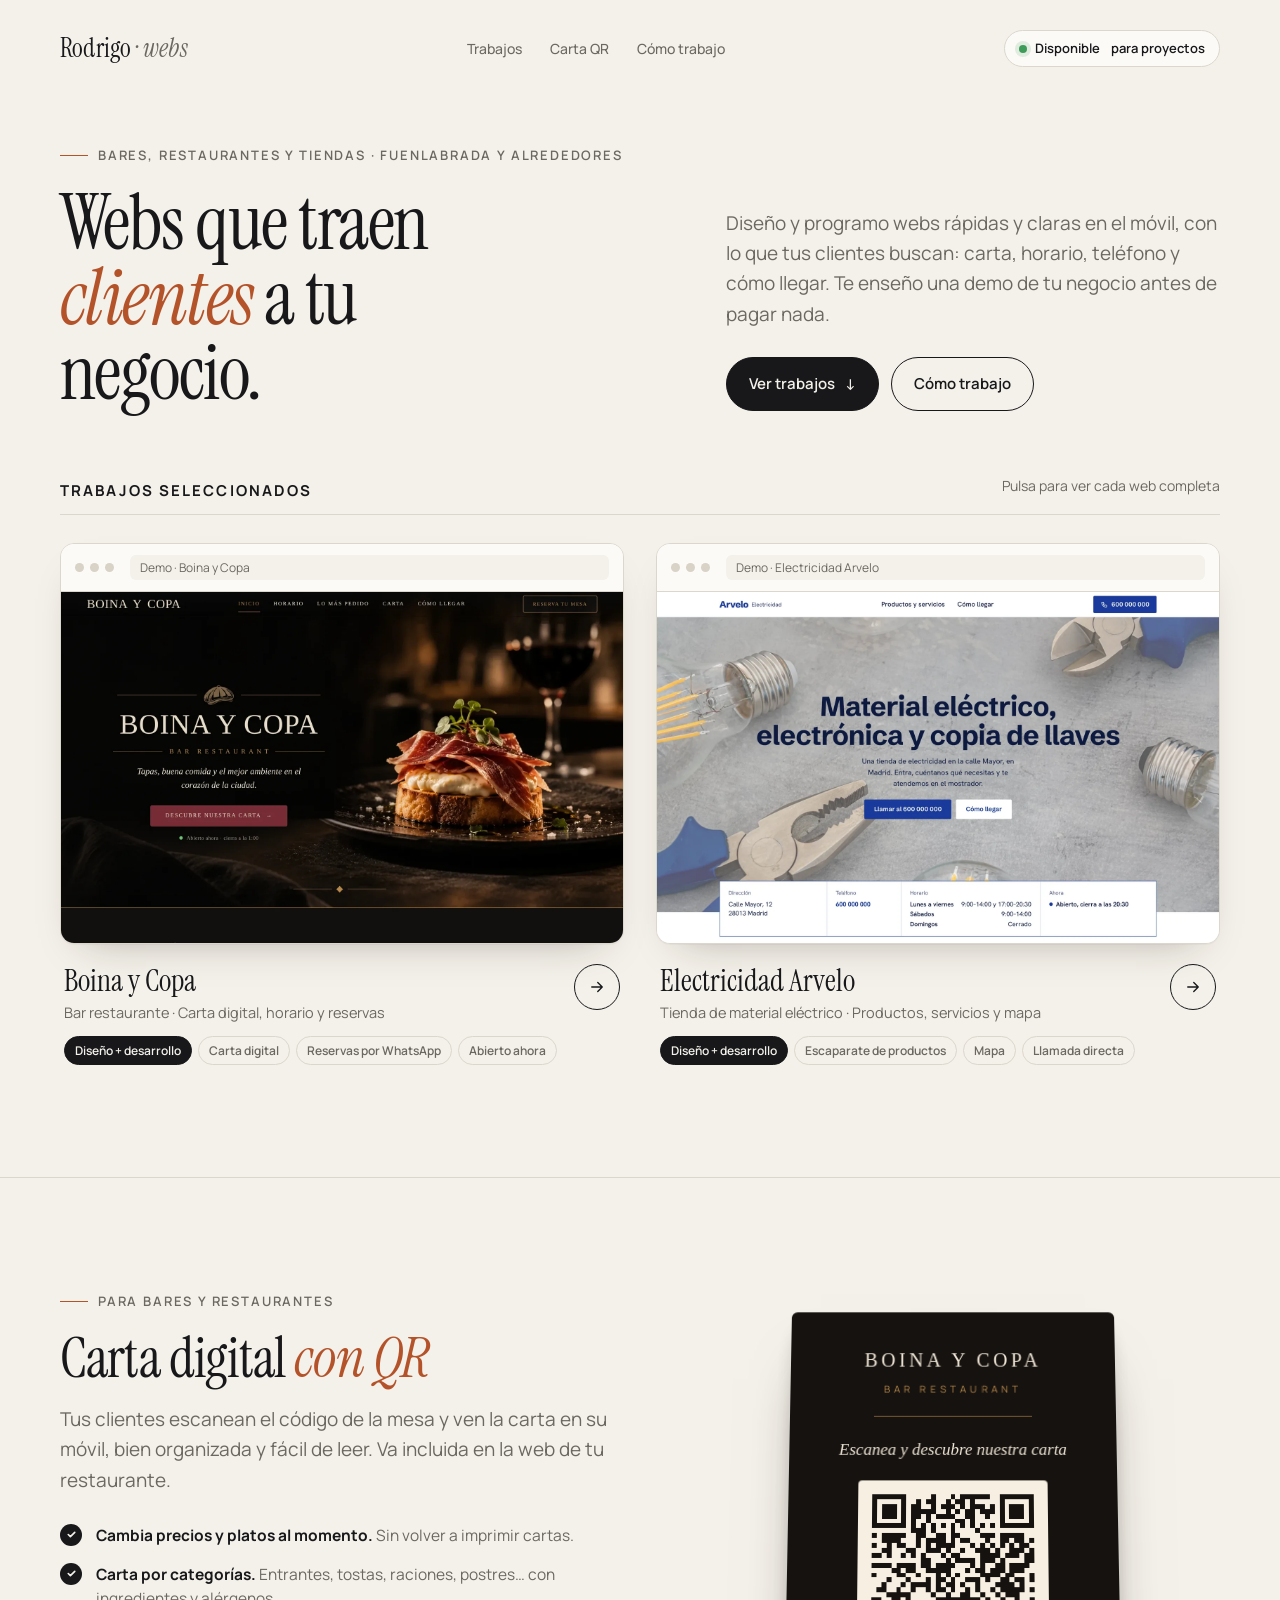
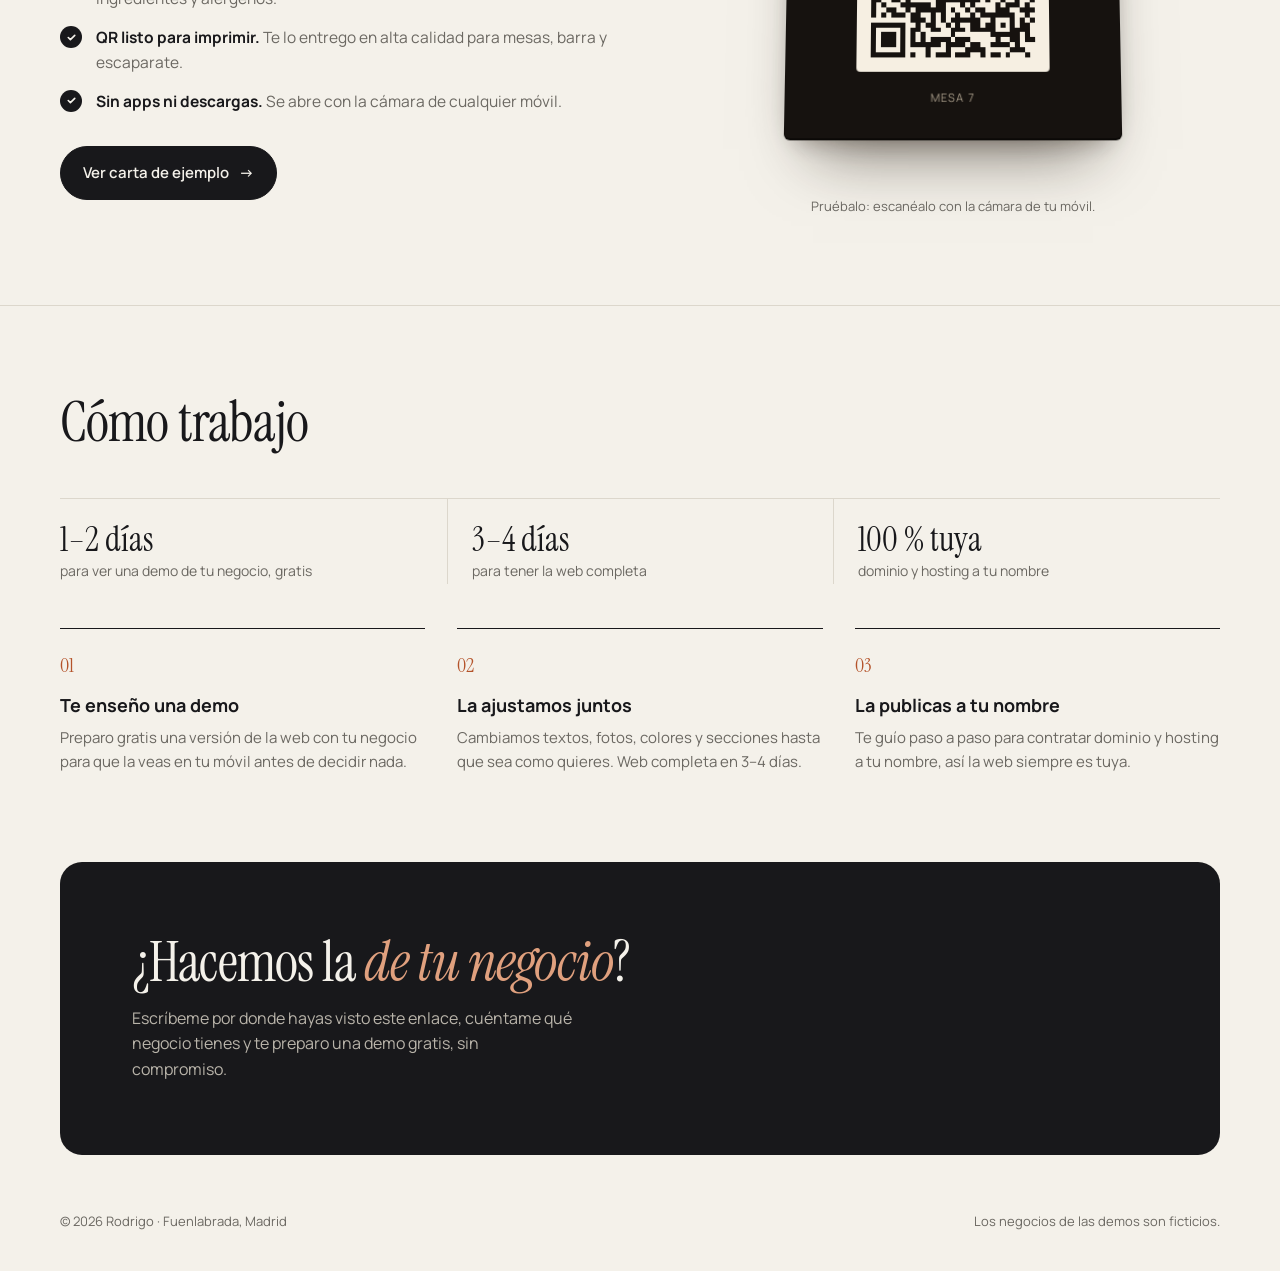
<file: index.html>
<!doctype html>
<html lang="es">
<head>
<meta charset="utf-8">
<meta name="viewport" content="width=device-width, initial-scale=1">
<title>Rodrigo · Webs para negocios locales</title>
<meta name="description" content="Portfolio de webs para bares, restaurantes y tiendas de barrio. Demo gratuita de tu negocio en 1–2 días.">
<meta property="og:title" content="Rodrigo · Webs para negocios locales">
<meta property="og:description" content="Webs rápidas y cuidadas para bares, restaurantes y tiendas. Mira las demos.">
<meta property="og:image" content="img/boina-y-copa.jpg">
<meta name="theme-color" content="#f4f1ea">
<link rel="icon" href="data:image/svg+xml,%3Csvg xmlns='http://www.w3.org/2000/svg' viewBox='0 0 32 32'%3E%3Crect width='32' height='32' rx='7' fill='%2318181b'/%3E%3Ctext x='16' y='22' font-family='Georgia,serif' font-size='18' fill='%23f4f1ea' text-anchor='middle'%3ER%3C/text%3E%3C/svg%3E">
<link rel="preconnect" href="https://fonts.googleapis.com">
<link rel="preconnect" href="https://fonts.gstatic.com" crossorigin>
<link href="https://fonts.googleapis.com/css2?family=Instrument+Serif:ital@0;1&family=Manrope:wght@400;500;600;700&display=swap" rel="stylesheet">
<style>
  :root{
    --bg:#f4f1ea; --paper:#fbfaf6; --ink:#18181b; --muted:#6b6862; --line:#dcd7cc;
    --accent:#b4532a; --radius:14px;
    --serif:"Instrument Serif",Georgia,serif; --sans:"Manrope",system-ui,-apple-system,"Segoe UI",sans-serif;
  }
  *{box-sizing:border-box;margin:0}
  html{scroll-behavior:smooth}
  @media (prefers-reduced-motion:reduce){html{scroll-behavior:auto}}
  body{background:var(--bg);color:var(--ink);font:16px/1.6 var(--sans);-webkit-font-smoothing:antialiased}
  a{color:inherit}
  .wrap{width:min(1160px,100% - 48px);margin-inline:auto}

  /* Cabecera */
  header{padding:28px 0}
  header .wrap{display:flex;align-items:center;justify-content:space-between;gap:16px}
  .brand{font-family:var(--serif);font-size:26px;letter-spacing:.2px;text-decoration:none}
  .brand span{color:var(--muted);font-style:italic}
  .nav{display:flex;gap:28px;font-size:14px;font-weight:500}
  .nav a{text-decoration:none;color:var(--muted);transition:color .2s}
  .nav a:hover{color:var(--ink)}

  /* Portada */
  .avail{display:inline-flex;align-items:center;gap:8px;font-size:13px;font-weight:600;padding:7px 14px;border:1px solid var(--line);border-radius:99px;background:var(--paper)}
  .avail::before{content:"";width:8px;height:8px;border-radius:50%;background:#3f9b5a;box-shadow:0 0 0 4px rgba(63,155,90,.15)}
  .hero{padding:40px 0 8px}
  .hero-grid{display:grid;grid-template-columns:1.25fr 1fr;gap:48px;align-items:end}
  .ctas{display:flex;gap:12px;flex-wrap:wrap;margin-top:28px}
  .cta{display:inline-flex;align-items:center;gap:10px;padding:14px 22px;border-radius:99px;font-weight:600;font-size:15px;text-decoration:none;border:1px solid var(--ink);transition:background .2s,color .2s}
  .cta.dark{background:var(--ink);color:var(--bg)}
  .cta.dark:hover{background:#000}
  .cta:not(.dark):hover{background:var(--ink);color:var(--bg)}
  .eyebrow{display:inline-flex;align-items:center;gap:10px;font-size:13px;font-weight:600;letter-spacing:.14em;text-transform:uppercase;color:var(--muted)}
  .eyebrow::before{content:"";width:28px;height:1px;background:var(--accent)}
  h1{font-family:var(--serif);font-weight:400;font-size:clamp(42px,6vw,82px);line-height:.98;letter-spacing:-.02em;margin:20px 0 0;max-width:14ch}
  h1 em{color:var(--accent)}
  .lead{font-size:clamp(17px,1.6vw,19px);color:var(--muted);max-width:56ch}
  .facts{display:grid;grid-template-columns:repeat(3,minmax(0,1fr));gap:0;margin-top:48px;border-top:1px solid var(--line)}
  .fact{padding:22px 24px 0 0}
  .fact + .fact{padding-left:24px;border-left:1px solid var(--line)}
  .fact b{display:block;font-family:var(--serif);font-weight:400;font-size:34px;line-height:1.1}
  .fact span{font-size:14px;color:var(--muted)}

  /* Trabajos */
  .work{padding:56px 0 40px}
  .section-head{display:flex;justify-content:space-between;align-items:end;gap:24px;margin-bottom:28px;padding-bottom:16px;border-bottom:1px solid var(--line)}
  .section-head h2{font-size:15px;font-family:var(--sans);font-weight:700;letter-spacing:.14em;text-transform:uppercase}
  .section-head span{font-size:14px;color:var(--muted)}
  h2{font-family:var(--serif);font-weight:400;font-size:clamp(36px,4.6vw,56px);line-height:1;letter-spacing:-.015em}
  .section-head p{color:var(--muted);max-width:40ch;font-size:15px}
  .grid{display:grid;grid-template-columns:repeat(2,minmax(0,1fr));gap:40px 32px}

  .card{display:block;text-decoration:none;color:inherit;outline:none}
  .frame{background:var(--paper);border:1px solid var(--line);border-radius:var(--radius);overflow:hidden;
    box-shadow:0 1px 0 rgba(0,0,0,.03),0 18px 40px -24px rgba(40,30,20,.35);
    transition:transform .45s cubic-bezier(.2,.7,.2,1),box-shadow .45s}
  .bar{display:flex;align-items:center;gap:6px;padding:11px 14px;border-bottom:1px solid var(--line);background:var(--paper)}
  .bar i{width:9px;height:9px;border-radius:50%;background:#d9d3c7}
  .bar .url{margin-left:10px;flex:1;font-size:12px;color:var(--muted);background:var(--bg);border-radius:6px;padding:3px 10px;white-space:nowrap;overflow:hidden;text-overflow:ellipsis}
  .shot{aspect-ratio:16/10;overflow:hidden;background:#e9e5dc}
  .shot img{width:100%;height:100%;object-fit:cover;object-position:top;display:block;transition:transform .8s cubic-bezier(.2,.7,.2,1)}
  .meta{display:flex;justify-content:space-between;align-items:start;gap:16px;padding:20px 4px 0}
  .meta h3{font-family:var(--serif);font-weight:400;font-size:30px;line-height:1.1}
  .meta p{color:var(--muted);font-size:14.5px;margin-top:4px}
  .tags{padding:0;display:flex;flex-wrap:wrap;gap:6px;margin-top:12px}
  .tags li.role{background:var(--ink);color:var(--bg);border-color:var(--ink)}
  .tags li{list-style:none;font-size:12px;font-weight:600;padding:4px 10px;border:1px solid var(--line);border-radius:99px;color:var(--muted)}
  .go{flex:none;display:inline-flex;align-items:center;justify-content:center;width:46px;height:46px;border-radius:50%;border:1px solid var(--ink);
    transition:background .25s,color .25s,transform .45s cubic-bezier(.2,.7,.2,1)}
  .go svg{width:18px;height:18px}
  .card:hover .frame,.card:focus-visible .frame{transform:translateY(-6px);box-shadow:0 1px 0 rgba(0,0,0,.03),0 30px 60px -28px rgba(40,30,20,.45)}
  .card:hover .shot img{transform:scale(1.025)}
  .card:hover .go,.card:focus-visible .go{background:var(--ink);color:var(--bg);transform:rotate(-45deg)}
  .card:focus-visible .frame{outline:2px solid var(--accent);outline-offset:4px}
  @media (prefers-reduced-motion:reduce){.frame,.shot img,.go{transition:none}.card:hover .frame{transform:none}.card:hover .shot img{transform:none}}


  /* Carta QR */
  .qrsec{padding:88px 0;border-top:1px solid var(--line);margin-top:72px}
  .qr-grid{display:grid;grid-template-columns:1.05fr 1fr;gap:64px;align-items:center}
  .qrsec h2 em{color:var(--accent)}
  .qrsec .lead{margin-top:18px}
  .ticks{list-style:none;padding:0;margin:28px 0 32px;display:grid;gap:14px}
  .ticks li{display:grid;grid-template-columns:24px 1fr;gap:12px;font-size:15.5px}
  .ticks li::before{content:"";width:22px;height:22px;border-radius:50%;background:var(--ink) url("data:image/svg+xml,%3Csvg xmlns='http://www.w3.org/2000/svg' viewBox='0 0 24 24' fill='none' stroke='%23f4f1ea' stroke-width='3' stroke-linecap='round' stroke-linejoin='round'%3E%3Cpath d='M6 12l4 4 8-8'/%3E%3C/svg%3E") center/13px no-repeat;margin-top:1px}
  .ticks b{font-weight:700}
  .ticks span{color:var(--muted)}
  .stage{position:relative;display:grid;place-items:center;padding:40px 0;
}
  .tent{width:min(330px,100%);background:#16120f;color:#efe6d6;border-radius:6px;padding:34px 32px 30px;text-align:center;
    box-shadow:0 2px 0 #0b0907,0 40px 60px -30px rgba(30,20,10,.6),0 12px 24px -12px rgba(30,20,10,.4);transform:perspective(900px) rotateX(6deg)}
  .tent .tent-name{font-family:Georgia,"Times New Roman",serif;letter-spacing:.18em;font-size:20px}
  .tent .tent-sub{font-size:10px;letter-spacing:.42em;color:#b88a4b;margin-top:6px}
  .tent .tent-rule{height:1px;background:#b88a4b;opacity:.6;margin:20px auto;width:60%}
  .tent .tent-cta{font-family:Georgia,serif;font-style:italic;font-size:17px;margin-bottom:18px}
  .qrbox{background:#f6efe2;color:#16120f;padding:14px;border-radius:4px;width:190px;margin:0 auto;display:block}
  .qr{display:block;width:100%;height:auto}
  .tent .tent-foot{font-size:11px;letter-spacing:.12em;color:#a99d8a;margin-top:16px;text-transform:uppercase}
  .scan-hint{margin-top:22px;font-size:13px;color:var(--muted);text-align:center}
  @media (max-width:860px){.qr-grid{grid-template-columns:1fr;gap:24px}.qrsec{margin-top:48px;padding:64px 0}}

  /* Cómo trabajo */
  .how{padding:88px 0;border-top:1px solid var(--line)}
  .steps{display:grid;grid-template-columns:repeat(3,minmax(0,1fr));gap:32px;margin-top:44px;counter-reset:s}
  .step{padding-top:20px;border-top:1px solid var(--ink)}
  .step::before{counter-increment:s;content:"0" counter(s);font-family:var(--serif);font-size:20px;color:var(--accent)}
  .step h3{font-size:18px;font-weight:700;margin:10px 0 6px}
  .step p{color:var(--muted);font-size:15px}

  /* Contacto */
  .contact{background:var(--ink);color:var(--bg);border-radius:22px;padding:clamp(40px,6vw,72px);margin-bottom:56px}
  .contact h2{color:var(--bg)}
  .contact h2 em{color:#e0a07e}
  .contact p{color:#b9b4aa;margin-top:16px;max-width:44ch}
  .btns{display:flex;flex-direction:column;gap:12px}
  .btn{display:flex;justify-content:space-between;align-items:center;padding:16px 22px;border-radius:12px;text-decoration:none;font-weight:600;font-size:15px;
    border:1px solid #3a3a3f;transition:background .2s,border-color .2s}
  .btn:hover{background:#26262a;border-color:#55555c}
  .btn.primary{background:var(--bg);color:var(--ink);border-color:var(--bg)}
  .btn.primary:hover{background:#fff}

  footer{padding:0 0 40px;color:var(--muted);font-size:13px}
  footer .wrap{display:flex;justify-content:space-between;gap:16px;flex-wrap:wrap}

  @media (max-width:860px){
    .grid{grid-template-columns:1fr;gap:48px}
    .steps{grid-template-columns:1fr;gap:28px}
    .contact{grid-template-columns:1fr}
    .section-head{flex-direction:column;align-items:start}
    .nav{display:none}
    .hero-grid{grid-template-columns:1fr;gap:20px}
  }
  @media (max-width:560px){
    .wrap{width:calc(100% - 36px)}
    .hero{padding:44px 0 60px}
    .facts{grid-template-columns:1fr}
    .avail{font-size:12px;padding:6px 11px}
    .avail-long{display:none}
    .brand{font-size:23px;white-space:nowrap}
    .work{padding-top:40px}
    .fact,.fact + .fact{padding:18px 0;border-left:0;border-bottom:1px solid var(--line)}
    .work{padding-top:64px}
    .meta h3{font-size:26px}
  }
</style>
</head>
<body>

<header>
  <div class="wrap">
    <a class="brand" href="#">Rodrigo <span>· webs</span></a>
    <nav class="nav" aria-label="Secciones">
      <a href="#trabajos">Trabajos</a>
      <a href="#carta-qr">Carta QR</a>
      <a href="#como-trabajo">Cómo trabajo</a>
    </nav>
    <span class="avail">Disponible<span class="avail-long">&nbsp;para proyectos</span></span>
  </div>
</header>

<main>
  <section class="hero">
    <div class="wrap">
      <span class="eyebrow">Bares, restaurantes y tiendas · Fuenlabrada y alrededores</span>
      <div class="hero-grid">
        <h1>Webs que traen <em>clientes</em> a tu negocio.</h1>
        <div>
          <p class="lead">Diseño y programo webs rápidas y claras en el móvil, con lo que tus clientes buscan: carta, horario, teléfono y cómo llegar. Te enseño una demo de tu negocio antes de pagar nada.</p>
          <div class="ctas">
            <a class="cta dark" href="#trabajos">Ver trabajos <span aria-hidden="true">↓</span></a>
            <a class="cta" href="#como-trabajo">Cómo trabajo</a>
          </div>
        </div>
      </div>
    </div>
  </section>

  <section class="work" id="trabajos">
    <div class="wrap">
      <div class="section-head">
        <h2>Trabajos seleccionados</h2>
        <span>Pulsa para ver cada web completa</span>
      </div>

      <div class="grid">
        <a class="card" href="boina-y-copa/">
          <div class="frame">
            <div class="bar" aria-hidden="true"><i></i><i></i><i></i><span class="url">Demo · Boina y Copa</span></div>
            <div class="shot">
              <picture>
                <source srcset="img/boina-y-copa.webp" type="image/webp">
                <img src="img/boina-y-copa.jpg" alt="Portada de la web del bar restaurante Boina y Copa" width="1600" height="1000" fetchpriority="high">
              </picture>
            </div>
          </div>
          <div class="meta">
            <div>
              <h3>Boina y Copa</h3>
              <p>Bar restaurante · Carta digital, horario y reservas</p>
              <ul class="tags"><li class="role">Diseño + desarrollo</li><li>Carta digital</li><li>Reservas por WhatsApp</li><li>Abierto ahora</li></ul>
            </div>
            <span class="go" aria-hidden="true"><svg viewBox="0 0 24 24" fill="none" stroke="currentColor" stroke-width="1.8" stroke-linecap="round" stroke-linejoin="round"><path d="M5 12h14M13 6l6 6-6 6"/></svg></span>
          </div>
        </a>

        <a class="card" href="arvelo/">
          <div class="frame">
            <div class="bar" aria-hidden="true"><i></i><i></i><i></i><span class="url">Demo · Electricidad Arvelo</span></div>
            <div class="shot">
              <picture>
                <source srcset="img/arvelo.webp" type="image/webp">
                <img src="img/arvelo.jpg" alt="Portada de la web de la tienda Electricidad Arvelo" width="1600" height="1000" fetchpriority="high">
              </picture>
            </div>
          </div>
          <div class="meta">
            <div>
              <h3>Electricidad Arvelo</h3>
              <p>Tienda de material eléctrico · Productos, servicios y mapa</p>
              <ul class="tags"><li class="role">Diseño + desarrollo</li><li>Escaparate de productos</li><li>Mapa</li><li>Llamada directa</li></ul>
            </div>
            <span class="go" aria-hidden="true"><svg viewBox="0 0 24 24" fill="none" stroke="currentColor" stroke-width="1.8" stroke-linecap="round" stroke-linejoin="round"><path d="M5 12h14M13 6l6 6-6 6"/></svg></span>
          </div>
        </a>

      </div>
    </div>
  </section>

  <section class="qrsec" id="carta-qr">
    <div class="wrap qr-grid">
      <div>
        <span class="eyebrow">Para bares y restaurantes</span>
        <h2 style="margin-top:18px">Carta digital <em>con QR</em></h2>
        <p class="lead">Tus clientes escanean el código de la mesa y ven la carta en su móvil, bien organizada y fácil de leer. Va incluida en la web de tu restaurante.</p>
        <ul class="ticks">
          <li><div><b>Cambia precios y platos al momento.</b> <span>Sin volver a imprimir cartas.</span></div></li>
          <li><div><b>Carta por categorías.</b> <span>Entrantes, tostas, raciones, postres… con ingredientes y alérgenos.</span></div></li>
          <li><div><b>QR listo para imprimir.</b> <span>Te lo entrego en alta calidad para mesas, barra y escaparate.</span></div></li>
          <li><div><b>Sin apps ni descargas.</b> <span>Se abre con la cámara de cualquier móvil.</span></div></li>
        </ul>
        <a class="cta dark" href="boina-y-copa/#carta">Ver carta de ejemplo <span aria-hidden="true">→</span></a>
      </div>
      <div>
        <div class="stage">
          <div class="tent">
            <div class="tent-name">BOINA Y COPA</div>
            <div class="tent-sub">BAR RESTAURANT</div>
            <div class="tent-rule"></div>
            <p class="tent-cta">Escanea y descubre nuestra carta</p>
            <a class="qrbox" href="boina-y-copa/#carta" aria-label="Abrir la carta de ejemplo"><svg class="qr" viewBox="0 0 33 33" xmlns="http://www.w3.org/2000/svg" role="img" aria-label="Código QR que abre la carta de ejemplo de Boina y Copa" shape-rendering="crispEdges"><path d="M0 0h1v1h-1zM1 0h1v1h-1zM2 0h1v1h-1zM3 0h1v1h-1zM4 0h1v1h-1zM5 0h1v1h-1zM6 0h1v1h-1zM12 0h1v1h-1zM16 0h1v1h-1zM18 0h1v1h-1zM19 0h1v1h-1zM20 0h1v1h-1zM21 0h1v1h-1zM22 0h1v1h-1zM23 0h1v1h-1zM26 0h1v1h-1zM27 0h1v1h-1zM28 0h1v1h-1zM29 0h1v1h-1zM30 0h1v1h-1zM31 0h1v1h-1zM32 0h1v1h-1zM0 1h1v1h-1zM6 1h1v1h-1zM9 1h1v1h-1zM11 1h1v1h-1zM12 1h1v1h-1zM15 1h1v1h-1zM17 1h1v1h-1zM18 1h1v1h-1zM20 1h1v1h-1zM26 1h1v1h-1zM32 1h1v1h-1zM0 2h1v1h-1zM2 2h1v1h-1zM3 2h1v1h-1zM4 2h1v1h-1zM6 2h1v1h-1zM8 2h1v1h-1zM9 2h1v1h-1zM12 2h1v1h-1zM14 2h1v1h-1zM15 2h1v1h-1zM16 2h1v1h-1zM18 2h1v1h-1zM20 2h1v1h-1zM21 2h1v1h-1zM22 2h1v1h-1zM24 2h1v1h-1zM26 2h1v1h-1zM28 2h1v1h-1zM29 2h1v1h-1zM30 2h1v1h-1zM32 2h1v1h-1zM0 3h1v1h-1zM2 3h1v1h-1zM3 3h1v1h-1zM4 3h1v1h-1zM6 3h1v1h-1zM8 3h1v1h-1zM9 3h1v1h-1zM10 3h1v1h-1zM11 3h1v1h-1zM12 3h1v1h-1zM15 3h1v1h-1zM17 3h1v1h-1zM19 3h1v1h-1zM20 3h1v1h-1zM22 3h1v1h-1zM23 3h1v1h-1zM24 3h1v1h-1zM26 3h1v1h-1zM28 3h1v1h-1zM29 3h1v1h-1zM30 3h1v1h-1zM32 3h1v1h-1zM0 4h1v1h-1zM2 4h1v1h-1zM3 4h1v1h-1zM4 4h1v1h-1zM6 4h1v1h-1zM8 4h1v1h-1zM9 4h1v1h-1zM11 4h1v1h-1zM13 4h1v1h-1zM14 4h1v1h-1zM15 4h1v1h-1zM16 4h1v1h-1zM19 4h1v1h-1zM20 4h1v1h-1zM23 4h1v1h-1zM26 4h1v1h-1zM28 4h1v1h-1zM29 4h1v1h-1zM30 4h1v1h-1zM32 4h1v1h-1zM0 5h1v1h-1zM6 5h1v1h-1zM8 5h1v1h-1zM11 5h1v1h-1zM17 5h1v1h-1zM18 5h1v1h-1zM20 5h1v1h-1zM26 5h1v1h-1zM32 5h1v1h-1zM0 6h1v1h-1zM1 6h1v1h-1zM2 6h1v1h-1zM3 6h1v1h-1zM4 6h1v1h-1zM5 6h1v1h-1zM6 6h1v1h-1zM8 6h1v1h-1zM10 6h1v1h-1zM12 6h1v1h-1zM14 6h1v1h-1zM16 6h1v1h-1zM18 6h1v1h-1zM20 6h1v1h-1zM22 6h1v1h-1zM24 6h1v1h-1zM26 6h1v1h-1zM27 6h1v1h-1zM28 6h1v1h-1zM29 6h1v1h-1zM30 6h1v1h-1zM31 6h1v1h-1zM32 6h1v1h-1zM8 7h1v1h-1zM9 7h1v1h-1zM10 7h1v1h-1zM12 7h1v1h-1zM16 7h1v1h-1zM21 7h1v1h-1zM0 8h1v1h-1zM2 8h1v1h-1zM3 8h1v1h-1zM4 8h1v1h-1zM5 8h1v1h-1zM6 8h1v1h-1zM9 8h1v1h-1zM10 8h1v1h-1zM13 8h1v1h-1zM14 8h1v1h-1zM16 8h1v1h-1zM17 8h1v1h-1zM22 8h1v1h-1zM23 8h1v1h-1zM24 8h1v1h-1zM26 8h1v1h-1zM27 8h1v1h-1zM28 8h1v1h-1zM29 8h1v1h-1zM30 8h1v1h-1zM2 9h1v1h-1zM3 9h1v1h-1zM4 9h1v1h-1zM5 9h1v1h-1zM9 9h1v1h-1zM11 9h1v1h-1zM12 9h1v1h-1zM13 9h1v1h-1zM14 9h1v1h-1zM16 9h1v1h-1zM18 9h1v1h-1zM19 9h1v1h-1zM23 9h1v1h-1zM26 9h1v1h-1zM27 9h1v1h-1zM29 9h1v1h-1zM30 9h1v1h-1zM32 9h1v1h-1zM0 10h1v1h-1zM3 10h1v1h-1zM5 10h1v1h-1zM6 10h1v1h-1zM9 10h1v1h-1zM11 10h1v1h-1zM13 10h1v1h-1zM14 10h1v1h-1zM15 10h1v1h-1zM16 10h1v1h-1zM20 10h1v1h-1zM22 10h1v1h-1zM24 10h1v1h-1zM26 10h1v1h-1zM28 10h1v1h-1zM30 10h1v1h-1zM31 10h1v1h-1zM2 11h1v1h-1zM3 11h1v1h-1zM7 11h1v1h-1zM8 11h1v1h-1zM11 11h1v1h-1zM12 11h1v1h-1zM13 11h1v1h-1zM15 11h1v1h-1zM18 11h1v1h-1zM21 11h1v1h-1zM22 11h1v1h-1zM23 11h1v1h-1zM25 11h1v1h-1zM28 11h1v1h-1zM29 11h1v1h-1zM30 11h1v1h-1zM32 11h1v1h-1zM0 12h1v1h-1zM1 12h1v1h-1zM3 12h1v1h-1zM6 12h1v1h-1zM8 12h1v1h-1zM10 12h1v1h-1zM14 12h1v1h-1zM16 12h1v1h-1zM17 12h1v1h-1zM22 12h1v1h-1zM23 12h1v1h-1zM24 12h1v1h-1zM25 12h1v1h-1zM27 12h1v1h-1zM28 12h1v1h-1zM29 12h1v1h-1zM31 12h1v1h-1zM32 12h1v1h-1zM10 13h1v1h-1zM11 13h1v1h-1zM15 13h1v1h-1zM17 13h1v1h-1zM18 13h1v1h-1zM19 13h1v1h-1zM20 13h1v1h-1zM22 13h1v1h-1zM23 13h1v1h-1zM24 13h1v1h-1zM26 13h1v1h-1zM31 13h1v1h-1zM32 13h1v1h-1zM0 14h1v1h-1zM1 14h1v1h-1zM2 14h1v1h-1zM3 14h1v1h-1zM5 14h1v1h-1zM6 14h1v1h-1zM7 14h1v1h-1zM8 14h1v1h-1zM10 14h1v1h-1zM11 14h1v1h-1zM13 14h1v1h-1zM14 14h1v1h-1zM15 14h1v1h-1zM16 14h1v1h-1zM20 14h1v1h-1zM22 14h1v1h-1zM25 14h1v1h-1zM26 14h1v1h-1zM28 14h1v1h-1zM29 14h1v1h-1zM30 14h1v1h-1zM31 14h1v1h-1zM4 15h1v1h-1zM5 15h1v1h-1zM7 15h1v1h-1zM8 15h1v1h-1zM11 15h1v1h-1zM12 15h1v1h-1zM13 15h1v1h-1zM14 15h1v1h-1zM15 15h1v1h-1zM19 15h1v1h-1zM21 15h1v1h-1zM22 15h1v1h-1zM24 15h1v1h-1zM25 15h1v1h-1zM26 15h1v1h-1zM28 15h1v1h-1zM29 15h1v1h-1zM30 15h1v1h-1zM0 16h1v1h-1zM5 16h1v1h-1zM6 16h1v1h-1zM9 16h1v1h-1zM13 16h1v1h-1zM15 16h1v1h-1zM17 16h1v1h-1zM22 16h1v1h-1zM23 16h1v1h-1zM24 16h1v1h-1zM25 16h1v1h-1zM27 16h1v1h-1zM28 16h1v1h-1zM32 16h1v1h-1zM3 17h1v1h-1zM7 17h1v1h-1zM11 17h1v1h-1zM13 17h1v1h-1zM14 17h1v1h-1zM16 17h1v1h-1zM19 17h1v1h-1zM20 17h1v1h-1zM21 17h1v1h-1zM23 17h1v1h-1zM26 17h1v1h-1zM27 17h1v1h-1zM29 17h1v1h-1zM30 17h1v1h-1zM32 17h1v1h-1zM2 18h1v1h-1zM6 18h1v1h-1zM8 18h1v1h-1zM9 18h1v1h-1zM10 18h1v1h-1zM11 18h1v1h-1zM13 18h1v1h-1zM15 18h1v1h-1zM16 18h1v1h-1zM18 18h1v1h-1zM21 18h1v1h-1zM25 18h1v1h-1zM26 18h1v1h-1zM27 18h1v1h-1zM28 18h1v1h-1zM30 18h1v1h-1zM1 19h1v1h-1zM2 19h1v1h-1zM5 19h1v1h-1zM8 19h1v1h-1zM11 19h1v1h-1zM13 19h1v1h-1zM14 19h1v1h-1zM16 19h1v1h-1zM19 19h1v1h-1zM21 19h1v1h-1zM24 19h1v1h-1zM26 19h1v1h-1zM27 19h1v1h-1zM28 19h1v1h-1zM29 19h1v1h-1zM30 19h1v1h-1zM32 19h1v1h-1zM3 20h1v1h-1zM4 20h1v1h-1zM5 20h1v1h-1zM6 20h1v1h-1zM7 20h1v1h-1zM12 20h1v1h-1zM15 20h1v1h-1zM18 20h1v1h-1zM19 20h1v1h-1zM22 20h1v1h-1zM25 20h1v1h-1zM27 20h1v1h-1zM28 20h1v1h-1zM29 20h1v1h-1zM0 21h1v1h-1zM1 21h1v1h-1zM4 21h1v1h-1zM5 21h1v1h-1zM7 21h1v1h-1zM13 21h1v1h-1zM14 21h1v1h-1zM15 21h1v1h-1zM16 21h1v1h-1zM17 21h1v1h-1zM18 21h1v1h-1zM19 21h1v1h-1zM20 21h1v1h-1zM21 21h1v1h-1zM23 21h1v1h-1zM26 21h1v1h-1zM29 21h1v1h-1zM32 21h1v1h-1zM0 22h1v1h-1zM2 22h1v1h-1zM6 22h1v1h-1zM7 22h1v1h-1zM8 22h1v1h-1zM9 22h1v1h-1zM10 22h1v1h-1zM11 22h1v1h-1zM13 22h1v1h-1zM14 22h1v1h-1zM18 22h1v1h-1zM20 22h1v1h-1zM25 22h1v1h-1zM27 22h1v1h-1zM28 22h1v1h-1zM29 22h1v1h-1zM31 22h1v1h-1zM0 23h1v1h-1zM3 23h1v1h-1zM4 23h1v1h-1zM7 23h1v1h-1zM9 23h1v1h-1zM10 23h1v1h-1zM11 23h1v1h-1zM12 23h1v1h-1zM13 23h1v1h-1zM14 23h1v1h-1zM16 23h1v1h-1zM19 23h1v1h-1zM21 23h1v1h-1zM22 23h1v1h-1zM25 23h1v1h-1zM26 23h1v1h-1zM27 23h1v1h-1zM30 23h1v1h-1zM31 23h1v1h-1zM32 23h1v1h-1zM0 24h1v1h-1zM2 24h1v1h-1zM4 24h1v1h-1zM5 24h1v1h-1zM6 24h1v1h-1zM8 24h1v1h-1zM9 24h1v1h-1zM12 24h1v1h-1zM14 24h1v1h-1zM17 24h1v1h-1zM20 24h1v1h-1zM22 24h1v1h-1zM23 24h1v1h-1zM24 24h1v1h-1zM25 24h1v1h-1zM26 24h1v1h-1zM27 24h1v1h-1zM28 24h1v1h-1zM31 24h1v1h-1zM8 25h1v1h-1zM9 25h1v1h-1zM10 25h1v1h-1zM12 25h1v1h-1zM14 25h1v1h-1zM16 25h1v1h-1zM17 25h1v1h-1zM18 25h1v1h-1zM19 25h1v1h-1zM20 25h1v1h-1zM21 25h1v1h-1zM24 25h1v1h-1zM28 25h1v1h-1zM30 25h1v1h-1zM32 25h1v1h-1zM0 26h1v1h-1zM1 26h1v1h-1zM2 26h1v1h-1zM3 26h1v1h-1zM4 26h1v1h-1zM5 26h1v1h-1zM6 26h1v1h-1zM9 26h1v1h-1zM11 26h1v1h-1zM12 26h1v1h-1zM15 26h1v1h-1zM17 26h1v1h-1zM20 26h1v1h-1zM21 26h1v1h-1zM23 26h1v1h-1zM24 26h1v1h-1zM26 26h1v1h-1zM28 26h1v1h-1zM30 26h1v1h-1zM31 26h1v1h-1zM0 27h1v1h-1zM6 27h1v1h-1zM8 27h1v1h-1zM9 27h1v1h-1zM12 27h1v1h-1zM13 27h1v1h-1zM16 27h1v1h-1zM17 27h1v1h-1zM18 27h1v1h-1zM20 27h1v1h-1zM21 27h1v1h-1zM22 27h1v1h-1zM23 27h1v1h-1zM24 27h1v1h-1zM28 27h1v1h-1zM29 27h1v1h-1zM30 27h1v1h-1zM31 27h1v1h-1zM0 28h1v1h-1zM2 28h1v1h-1zM3 28h1v1h-1zM4 28h1v1h-1zM6 28h1v1h-1zM8 28h1v1h-1zM10 28h1v1h-1zM16 28h1v1h-1zM24 28h1v1h-1zM25 28h1v1h-1zM26 28h1v1h-1zM27 28h1v1h-1zM28 28h1v1h-1zM29 28h1v1h-1zM31 28h1v1h-1zM0 29h1v1h-1zM2 29h1v1h-1zM3 29h1v1h-1zM4 29h1v1h-1zM6 29h1v1h-1zM8 29h1v1h-1zM10 29h1v1h-1zM12 29h1v1h-1zM13 29h1v1h-1zM14 29h1v1h-1zM15 29h1v1h-1zM17 29h1v1h-1zM18 29h1v1h-1zM19 29h1v1h-1zM25 29h1v1h-1zM28 29h1v1h-1zM29 29h1v1h-1zM31 29h1v1h-1zM32 29h1v1h-1zM0 30h1v1h-1zM2 30h1v1h-1zM3 30h1v1h-1zM4 30h1v1h-1zM6 30h1v1h-1zM8 30h1v1h-1zM9 30h1v1h-1zM10 30h1v1h-1zM11 30h1v1h-1zM12 30h1v1h-1zM13 30h1v1h-1zM15 30h1v1h-1zM16 30h1v1h-1zM17 30h1v1h-1zM18 30h1v1h-1zM20 30h1v1h-1zM21 30h1v1h-1zM24 30h1v1h-1zM25 30h1v1h-1zM26 30h1v1h-1zM27 30h1v1h-1zM29 30h1v1h-1zM0 31h1v1h-1zM6 31h1v1h-1zM11 31h1v1h-1zM15 31h1v1h-1zM19 31h1v1h-1zM20 31h1v1h-1zM21 31h1v1h-1zM22 31h1v1h-1zM28 31h1v1h-1zM29 31h1v1h-1zM30 31h1v1h-1zM0 32h1v1h-1zM1 32h1v1h-1zM2 32h1v1h-1zM3 32h1v1h-1zM4 32h1v1h-1zM5 32h1v1h-1zM6 32h1v1h-1zM8 32h1v1h-1zM11 32h1v1h-1zM13 32h1v1h-1zM14 32h1v1h-1zM15 32h1v1h-1zM17 32h1v1h-1zM18 32h1v1h-1zM19 32h1v1h-1zM22 32h1v1h-1zM24 32h1v1h-1zM25 32h1v1h-1zM27 32h1v1h-1zM31 32h1v1h-1z" fill="currentColor"/></svg></a>
            <div class="tent-foot">Mesa 7</div>
          </div>
        </div>
        <p class="scan-hint">Pruébalo: escanéalo con la cámara de tu móvil.</p>
      </div>
    </div>
  </section>

  <section class="how" id="como-trabajo">
    <div class="wrap">
      <h2>Cómo trabajo</h2>
      <div class="facts">
        <div class="fact"><b>1–2 días</b><span>para ver una demo de tu negocio, gratis</span></div>
        <div class="fact"><b>3–4 días</b><span>para tener la web completa</span></div>
        <div class="fact"><b>100&nbsp;% tuya</b><span>dominio y hosting a tu nombre</span></div>
      </div>
      <div class="steps">
        <div class="step"><h3>Te enseño una demo</h3><p>Preparo gratis una versión de la web con tu negocio para que la veas en tu móvil antes de decidir nada.</p></div>
        <div class="step"><h3>La ajustamos juntos</h3><p>Cambiamos textos, fotos, colores y secciones hasta que sea como quieres. Web completa en 3–4 días.</p></div>
        <div class="step"><h3>La publicas a tu nombre</h3><p>Te guío paso a paso para contratar dominio y hosting a tu nombre, así la web siempre es tuya.</p></div>
      </div>
    </div>
  </section>

  <section class="wrap" id="contacto">
    <div class="contact">
      <h2>¿Hacemos la <em>de tu negocio</em>?</h2>
      <p>Escríbeme por donde hayas visto este enlace, cuéntame qué negocio tienes y te preparo una demo gratis, sin compromiso.</p>
    </div>
  </section>
</main>

<footer>
  <div class="wrap">
    <span>© 2026 Rodrigo · Fuenlabrada, Madrid</span>
    <span>Los negocios de las demos son ficticios.</span>
  </div>
</footer>

</body>
</html>
</file>
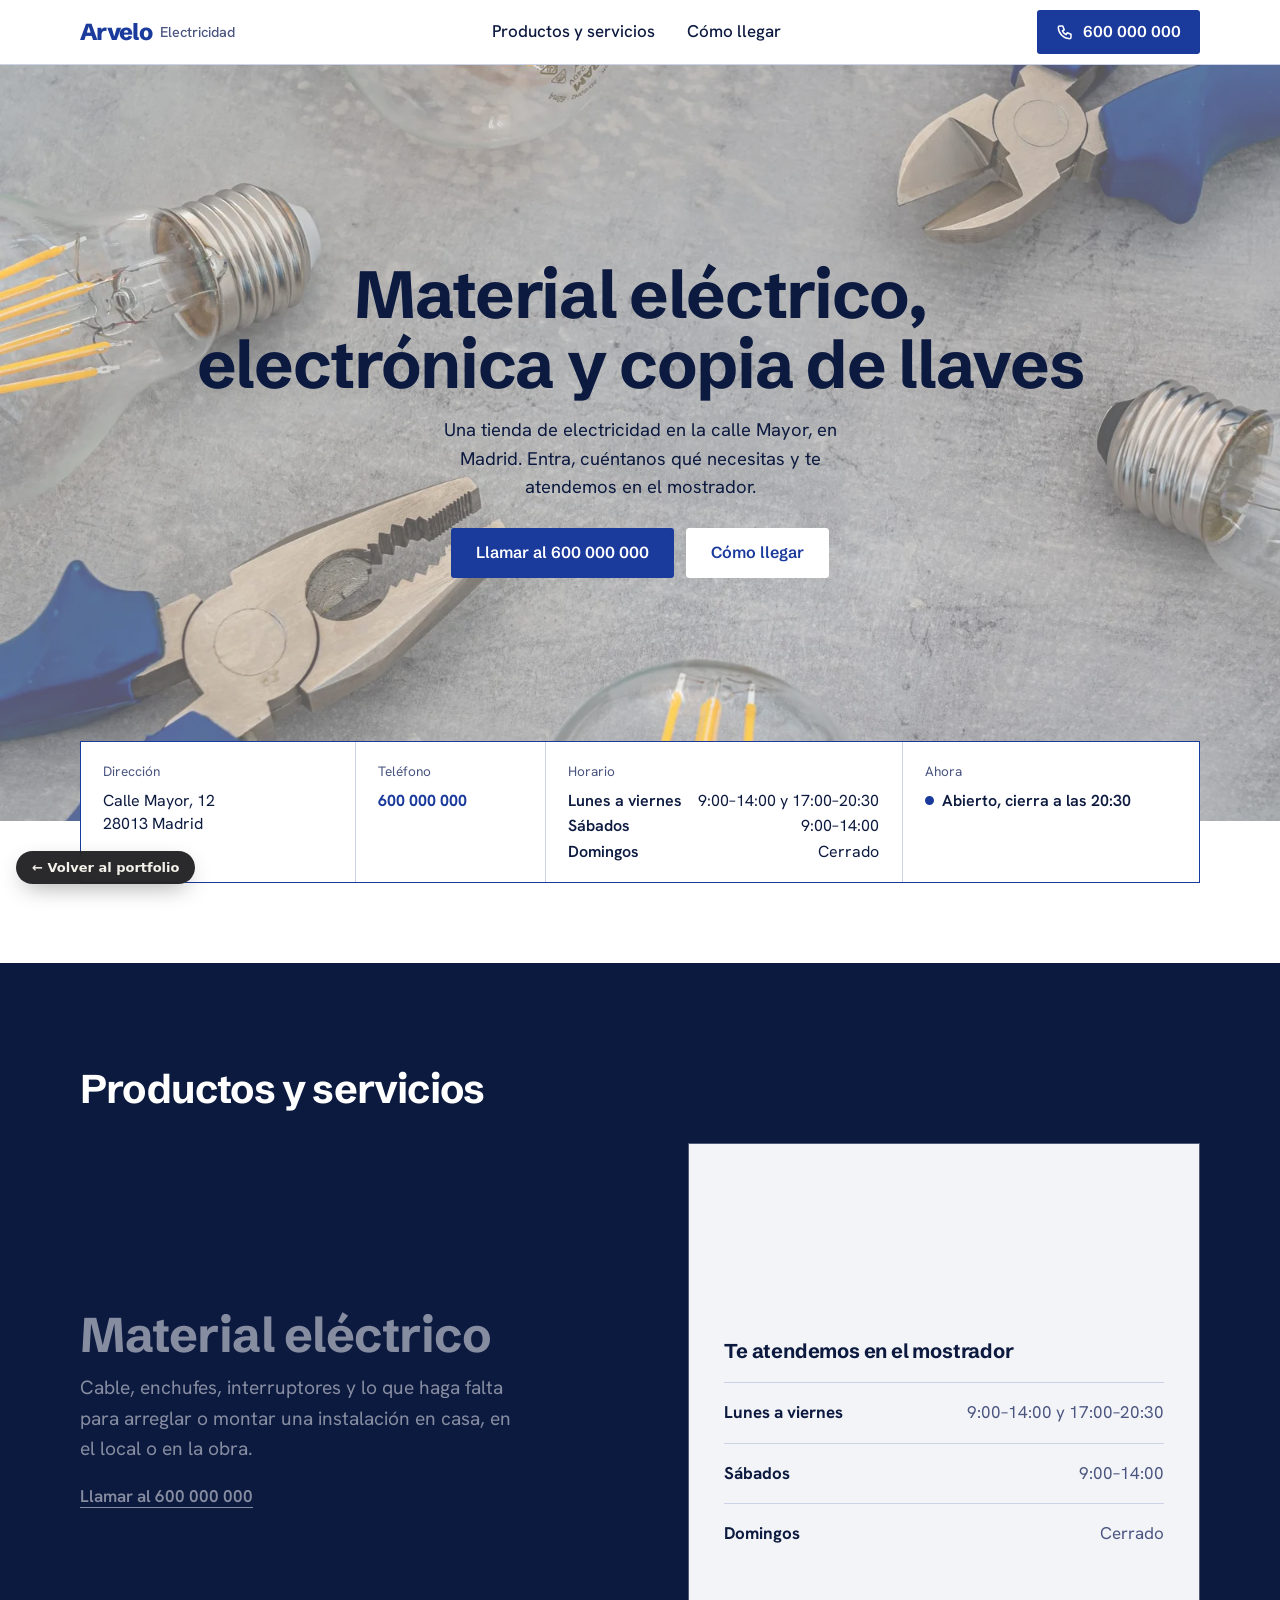
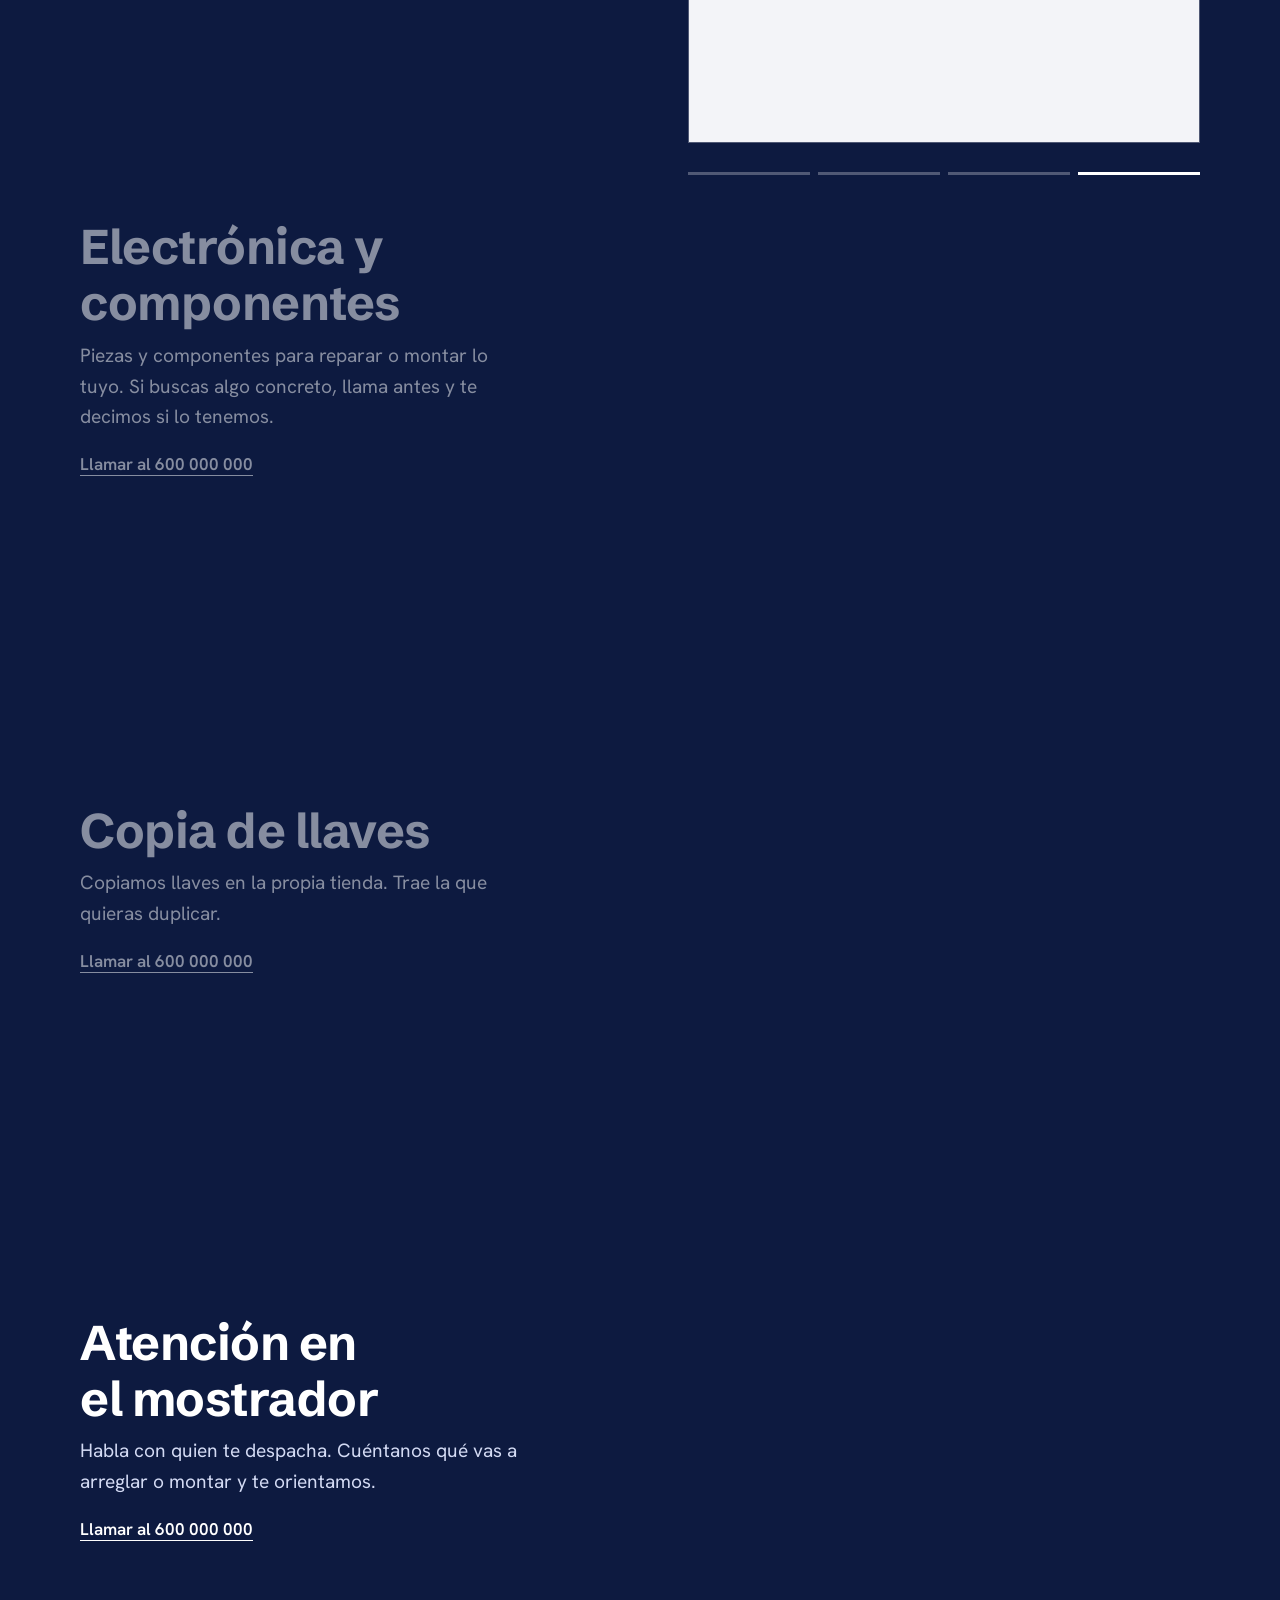
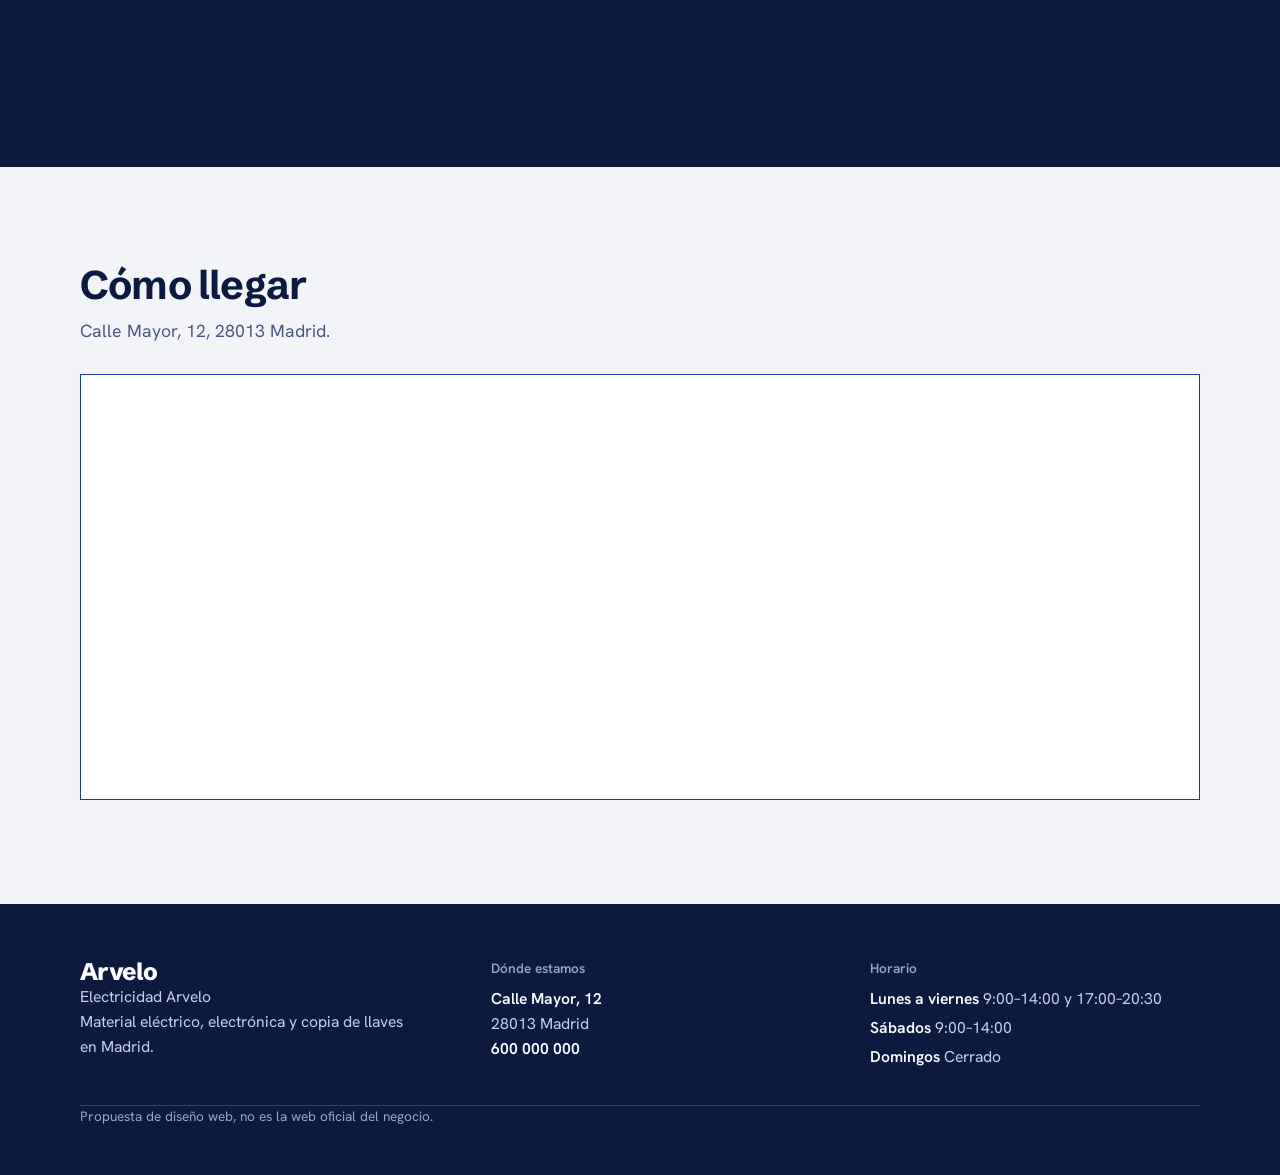
<file: arvelo/index.html>
<!DOCTYPE html><html lang="es"><head><meta charset="utf-8"><meta name="viewport" content="width=device-width, initial-scale=1"><title>Electricidad Arvelo | Material eléctrico, electrónica y copia de llaves en Madrid</title><meta name="description" content="Electricidad Arvelo, en la calle Mayor 12 de Madrid: material eléctrico, electrónica y componentes, copia de llaves y atención en el mostrador. Llama al 600 000 000."><meta name="theme-color" content="#1737b8"><link rel="icon" href="./favicon.svg" type="image/svg+xml"><meta property="og:type" content="website"><meta property="og:title" content="Electricidad Arvelo | Material eléctrico, electrónica y copia de llaves en Madrid"><meta property="og:description" content="Electricidad Arvelo, en la calle Mayor 12 de Madrid: material eléctrico, electrónica y componentes, copia de llaves y atención en el mostrador. Llama al 600 000 000."><meta property="og:locale" content="es_ES"><!-- DEMO: quitar noindex y robots.txt restrictivo al publicar --><meta name="robots" content="noindex"><script>document.documentElement.classList.add('js');</script><script type="application/ld+json">{"@context":"https://schema.org","@type":"Store","name":"Electricidad Arvelo","telephone":"+34600000000","openingHoursSpecification":[{"@type":"OpeningHoursSpecification","dayOfWeek":["Monday","Tuesday","Wednesday","Thursday","Friday"],"opens":"09:00","closes":"14:00"},{"@type":"OpeningHoursSpecification","dayOfWeek":["Monday","Tuesday","Wednesday","Thursday","Friday"],"opens":"17:00","closes":"20:30"},{"@type":"OpeningHoursSpecification","dayOfWeek":"Saturday","opens":"09:00","closes":"14:00"}],"address":{"@type":"PostalAddress","streetAddress":"Calle Mayor, 12","postalCode":"28013","addressLocality":"Madrid","addressRegion":"Madrid","addressCountry":"ES"}}</script><link rel="stylesheet" href="./_astro/index.B0xEiyu-.css"></head><body><a class="skip" href="#contenido">Saltar al contenido</a><div class="progreso" aria-hidden="true"><span></span></div><header class="top"><div class="wrap top-in"><a class="marca" href="#inicio" aria-label="Electricidad Arvelo, inicio"><span class="marca-n">Arvelo</span><span class="marca-s">Electricidad</span></a><nav aria-label="Principal"><ul><li><a href="#oferta">Productos y servicios</a></li><li><a href="#visitanos">Cómo llegar</a></li></ul></nav><a class="btn btn-azul btn-corto" href="tel:+34600000000" aria-label="Llamar al 600 000 000"><svg viewBox="0 0 24 24" aria-hidden="true" width="18" height="18" fill="none" stroke="currentColor" stroke-width="2" stroke-linecap="round" stroke-linejoin="round"><path d="M5 4h4l2 5-2.5 1.5a11 11 0 0 0 5 5L15 13l5 2v4a2 2 0 0 1-2 2A16 16 0 0 1 3 6a2 2 0 0 1 2-2"></path></svg><span>600 000 000</span></a></div></header><main id="contenido"><section class="hero" id="inicio"><div class="hero-foto"><img src="./_astro/hero-bombillas.BsRzEIKh_2dfq0t.webp" srcset="./_astro/hero-bombillas.BsRzEIKh_21WpQK.webp 480w, ./_astro/hero-bombillas.BsRzEIKh_1a3Dgj.webp 800w, ./_astro/hero-bombillas.BsRzEIKh_qN9Vt.webp 1200w, ./_astro/hero-bombillas.BsRzEIKh_ZHCfgz.webp 1600w" alt="Bombillas de filamento y alicates sobre una superficie de hormigón gris" sizes="100vw" loading="eager" fetchpriority="high" decoding="sync" width="2000" height="1333"></div><div class="wrap hero-in"><div class="hero-texto"><h1>Material eléctrico, electrónica y copia de llaves</h1><p class="lead">Una tienda de electricidad en la calle Mayor, en Madrid. Entra, cuéntanos qué necesitas y te atendemos en el mostrador.</p><div class="acciones"><a class="btn btn-azul" href="tel:+34600000000">Llamar al 600 000 000</a><a class="btn btn-blanco" href="#visitanos">Cómo llegar</a></div></div></div></section><!-- Cuadro de rotulación, como el de un plano: los datos de la tienda en una ficha que cabalga sobre la foto --><div class="wrap ficha"><dl class="rotulo" data-horario="[{&quot;dias&quot;:[1,2,3,4,5],&quot;tramos&quot;:[[540,840],[1020,1230]]},{&quot;dias&quot;:[6],&quot;tramos&quot;:[[540,840]]}]"><div><dt>Dirección</dt><dd>Calle Mayor, 12<br>28013 Madrid</dd></div><div><dt>Teléfono</dt><dd><a href="tel:+34600000000">600 000 000</a></dd></div><div><dt>Horario</dt><dd><ul class="horas"><li><span>Lunes a viernes</span> 9:00–14:00 y 17:00–20:30</li><li><span>Sábados</span> 9:00–14:00</li><li><span>Domingos</span> Cerrado</li></ul></dd></div><div class="rotulo-estado" hidden><dt>Ahora</dt><dd data-estado></dd></div></dl></div><section id="oferta" class="oferta" aria-labelledby="t-oferta"><div class="wrap"><h2 id="t-oferta">Productos y servicios</h2><div class="visor"><!-- Panel que acompaña al recorrido: cambia de imagen según la categoría que se está leyendo --><div class="panel"><div class="panel-marco"><div class="panel-pieza duo" data-i="0" style="--pos:32% 50%"><img src="./_astro/mecanismos.W_9lDrHz_ZSbLg5.webp" srcset="./_astro/mecanismos.W_9lDrHz_gS8bd.webp 480w, ./_astro/mecanismos.W_9lDrHz_Z1Dsx85.webp 800w, ./_astro/mecanismos.W_9lDrHz_1FBfy0.webp 1200w, ./_astro/mecanismos.W_9lDrHz_ZGDIO2.webp 1600w" alt="Mecanismo de enchufe sin tapa, con los tornillos y los cables a la vista" sizes="(min-width: 900px) 520px, 100vw" loading="lazy" fetchpriority="auto" decoding="async" width="2000" height="1333"></div><div class="panel-pieza duo" data-i="1" style="--pos:50% 50%"><img src="./_astro/electronica.DnHLZMMq_Z2gKjiY.webp" srcset="./_astro/electronica.DnHLZMMq_Zq6VU7.webp 480w, ./_astro/electronica.DnHLZMMq_Z2LQvA.webp 800w, ./_astro/electronica.DnHLZMMq_ZA1MT.webp 1200w, ./_astro/electronica.DnHLZMMq_Z1AOhD8.webp 1600w" alt="Placa electrónica vista de cerca, con condensadores y circuitos integrados" sizes="(min-width: 900px) 520px, 100vw" loading="lazy" fetchpriority="auto" decoding="async" width="2000" height="1333"></div><div class="panel-pieza duo" data-i="2" style="--pos:50% 40%"><img src="./_astro/llaves.B6s8KGyK_227UhR.webp" srcset="./_astro/llaves.B6s8KGyK_1fEOmW.webp 480w, ./_astro/llaves.B6s8KGyK_1viF6c.webp 800w, ./_astro/llaves.B6s8KGyK_Z1QE6qQ.webp 1200w, ./_astro/llaves.B6s8KGyK_227UhR.webp 1600w" alt="Llaves colgadas de clavos en un tablero, ordenadas en filas" sizes="(min-width: 900px) 520px, 100vw" loading="lazy" fetchpriority="auto" decoding="async" width="1600" height="2000"></div><div class="panel-pieza panel-horario" data-i="3"><p class="panel-titulo">Te atendemos en el mostrador</p><ul><li><strong>Lunes a viernes</strong><span>9:00–14:00 y 17:00–20:30</span></li><li><strong>Sábados</strong><span>9:00–14:00</span></li><li><strong>Domingos</strong><span>Cerrado</span></li></ul></div></div><div class="panel-ticks" role="group" aria-label="Ver categoría"><button type="button" data-i="0" aria-label="Ver Material eléctrico"></button><button type="button" data-i="1" aria-label="Ver Electrónica y componentes"></button><button type="button" data-i="2" aria-label="Ver Copia de llaves"></button><button type="button" data-i="3" aria-label="Ver Atención en el mostrador"></button></div></div><ol class="pasos"><li class="paso" data-i="0"><h3>Material eléctrico</h3><p>Cable, enchufes, interruptores y lo que haga falta para arreglar o montar una instalación en casa, en el local o en la obra.</p><a class="paso-llamar" href="tel:+34600000000">Llamar al 600 000 000</a></li><li class="paso" data-i="1"><h3>Electrónica y componentes</h3><p>Piezas y componentes para reparar o montar lo tuyo. Si buscas algo concreto, llama antes y te decimos si lo tenemos.</p><a class="paso-llamar" href="tel:+34600000000">Llamar al 600 000 000</a></li><li class="paso" data-i="2"><h3>Copia de llaves</h3><p>Copiamos llaves en la propia tienda. Trae la que quieras duplicar.</p><a class="paso-llamar" href="tel:+34600000000">Llamar al 600 000 000</a></li><li class="paso" data-i="3"><h3>Atención en el mostrador</h3><p>Habla con quien te despacha. Cuéntanos qué vas a arreglar o montar y te orientamos.</p><a class="paso-llamar" href="tel:+34600000000">Llamar al 600 000 000</a></li></ol></div></div></section><section id="visitanos" class="visita" aria-labelledby="t-vis"><div class="wrap"><h2 id="t-vis" class="reveal">Cómo llegar</h2><p class="visita-linea reveal">Calle Mayor, 12, 28013 Madrid.</p><div class="mapa reveal"><iframe title="Mapa de ejemplo del centro de Madrid" src="https://www.google.com/maps?q=Plaza%20Mayor%2C%20Madrid&amp;output=embed" loading="lazy" referrerpolicy="no-referrer-when-downgrade"></iframe></div></div></section></main><footer class="pie"><div class="wrap"><div class="pie-datos"><div class="reveal"><p class="pie-marca">Arvelo</p><p>Electricidad Arvelo<br>Material eléctrico, electrónica y copia de llaves en Madrid.</p></div><div class="reveal"><h2>Dónde estamos</h2><p><strong>Calle Mayor, 12</strong><br>28013 Madrid</p><p><a href="tel:+34600000000">600 000 000</a></p></div><div class="reveal"><h2>Horario</h2><ul><li><strong>Lunes a viernes</strong> 9:00–14:00 y 17:00–20:30</li><li><strong>Sábados</strong> 9:00–14:00</li><li><strong>Domingos</strong> Cerrado</li></ul></div></div><p class="pie-demo">Propuesta de diseño web, no es la web oficial del negocio.</p></div></footer><a class="btn btn-azul llamar-fijo" href="tel:+34600000000">Llamar al 600 000 000</a><script type="module" src="./_astro/index.astro_astro_type_script_index_0_lang.BYrav4id.js"></script><style>@media (max-width:860px){#pf-back{bottom:92px!important;left:12px!important;padding:9px 13px!important;font-size:12px!important}}</style><a href="../" id="pf-back" style="position:fixed;left:16px;bottom:16px;z-index:2147483000;display:inline-flex;align-items:center;gap:8px;padding:10px 16px;border-radius:999px;background:rgba(24,24,27,.92);color:#f4f1ea;font:600 13px/1 system-ui,-apple-system,'Segoe UI',sans-serif;text-decoration:none;box-shadow:0 8px 24px -8px rgba(0,0,0,.45);backdrop-filter:blur(6px)">&larr; Volver al portfolio</a>
</body></html>
</file>
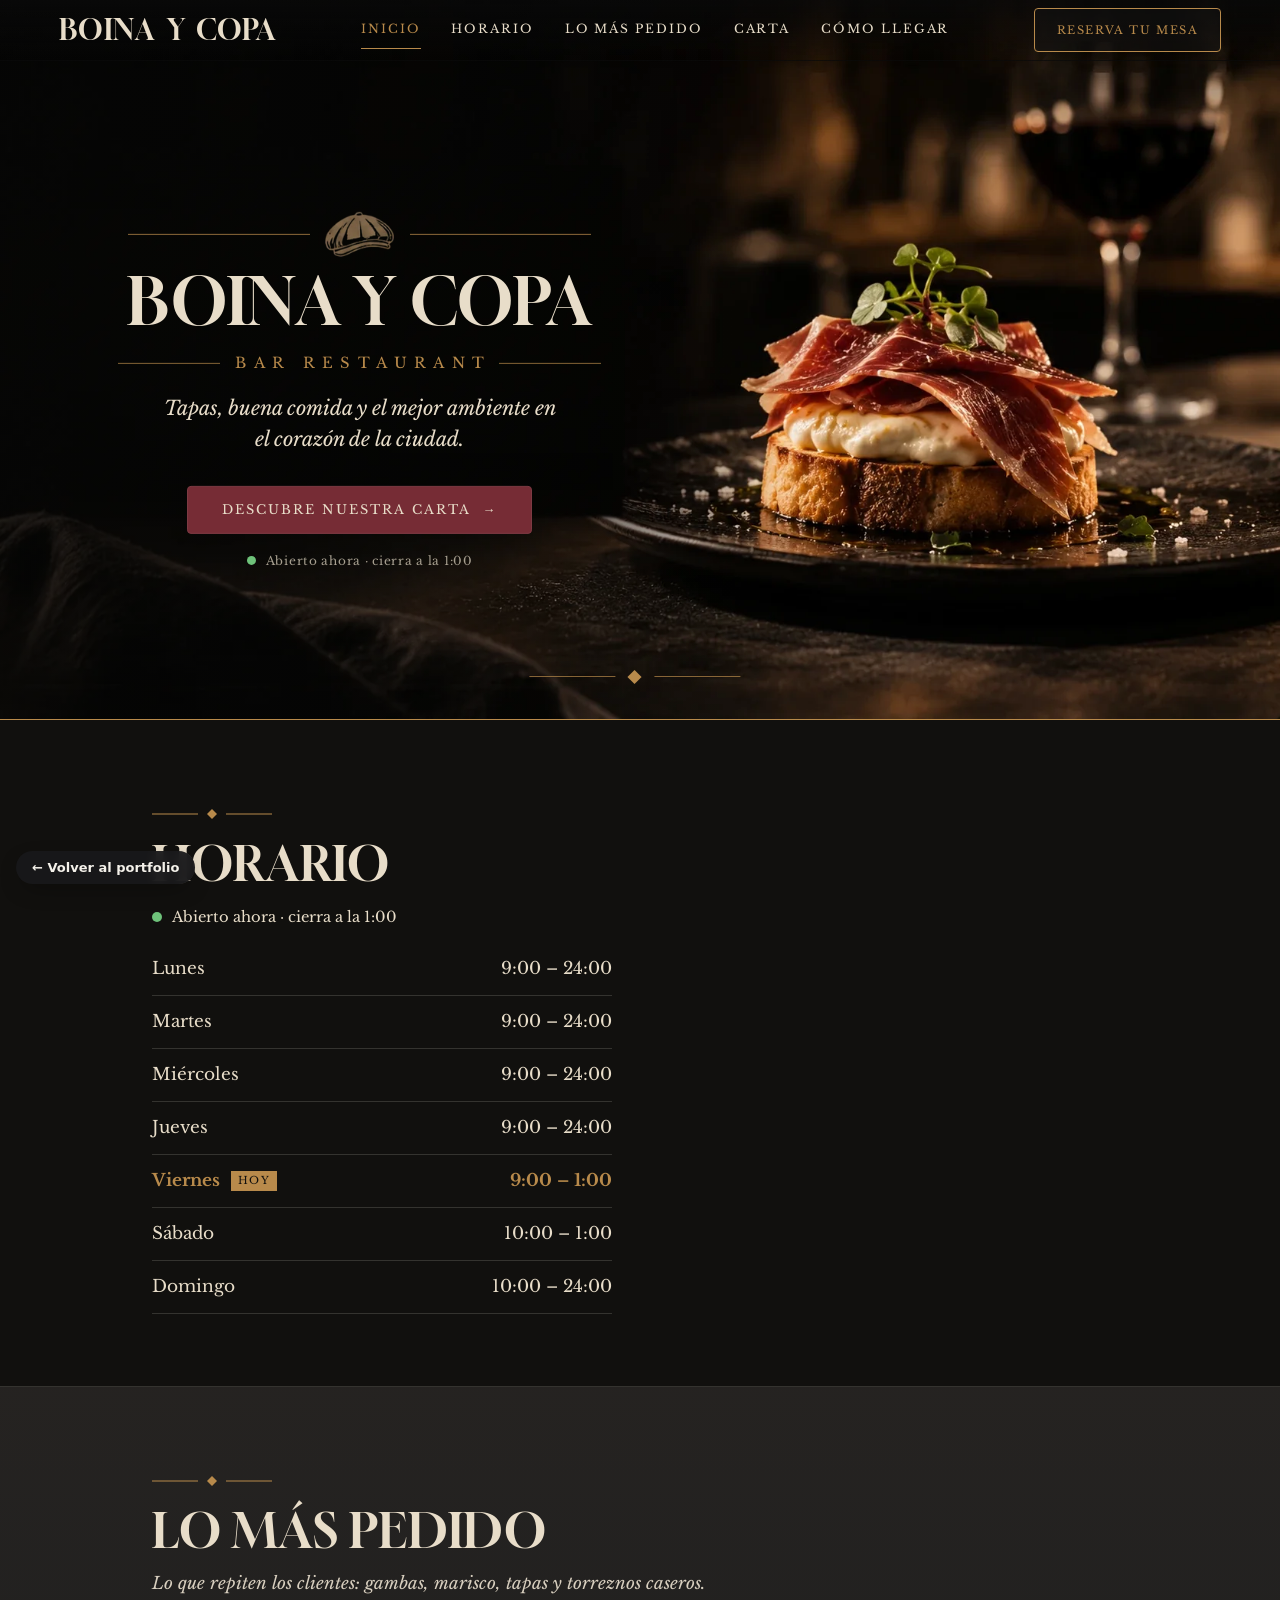
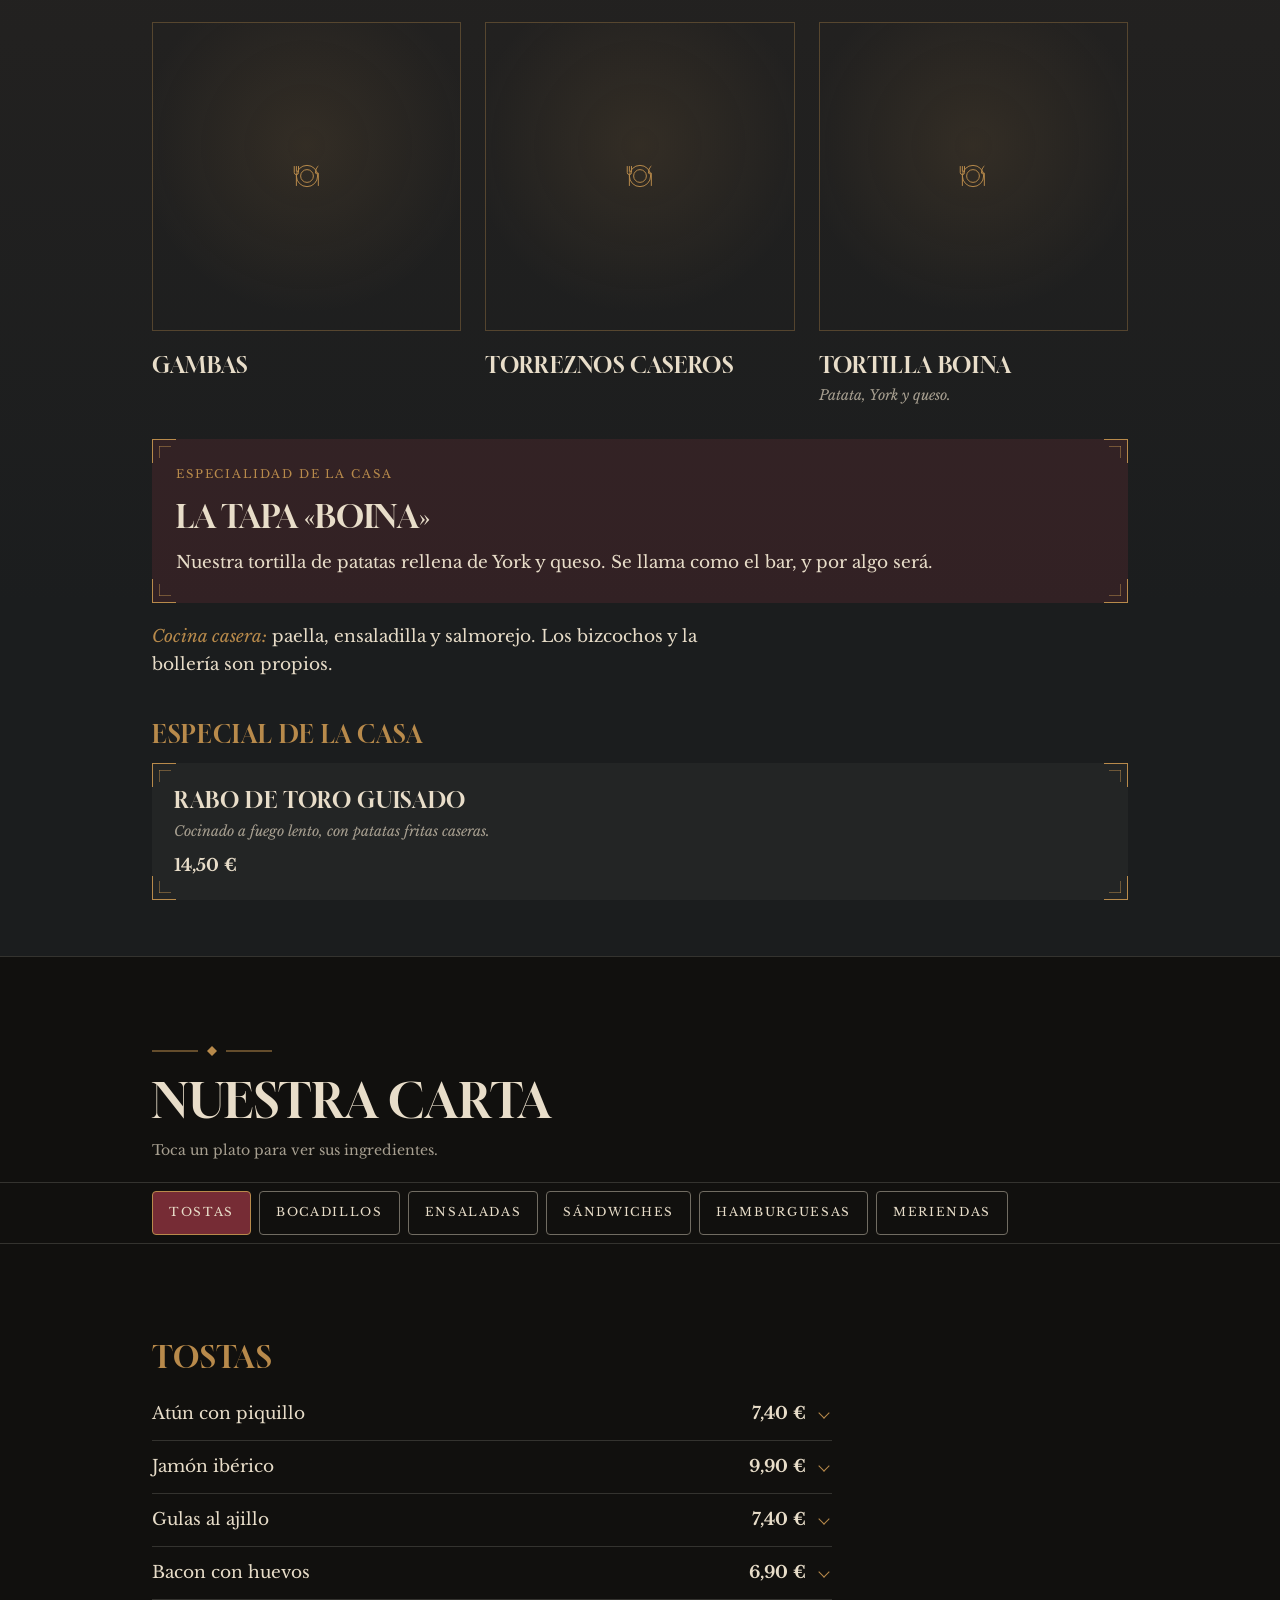
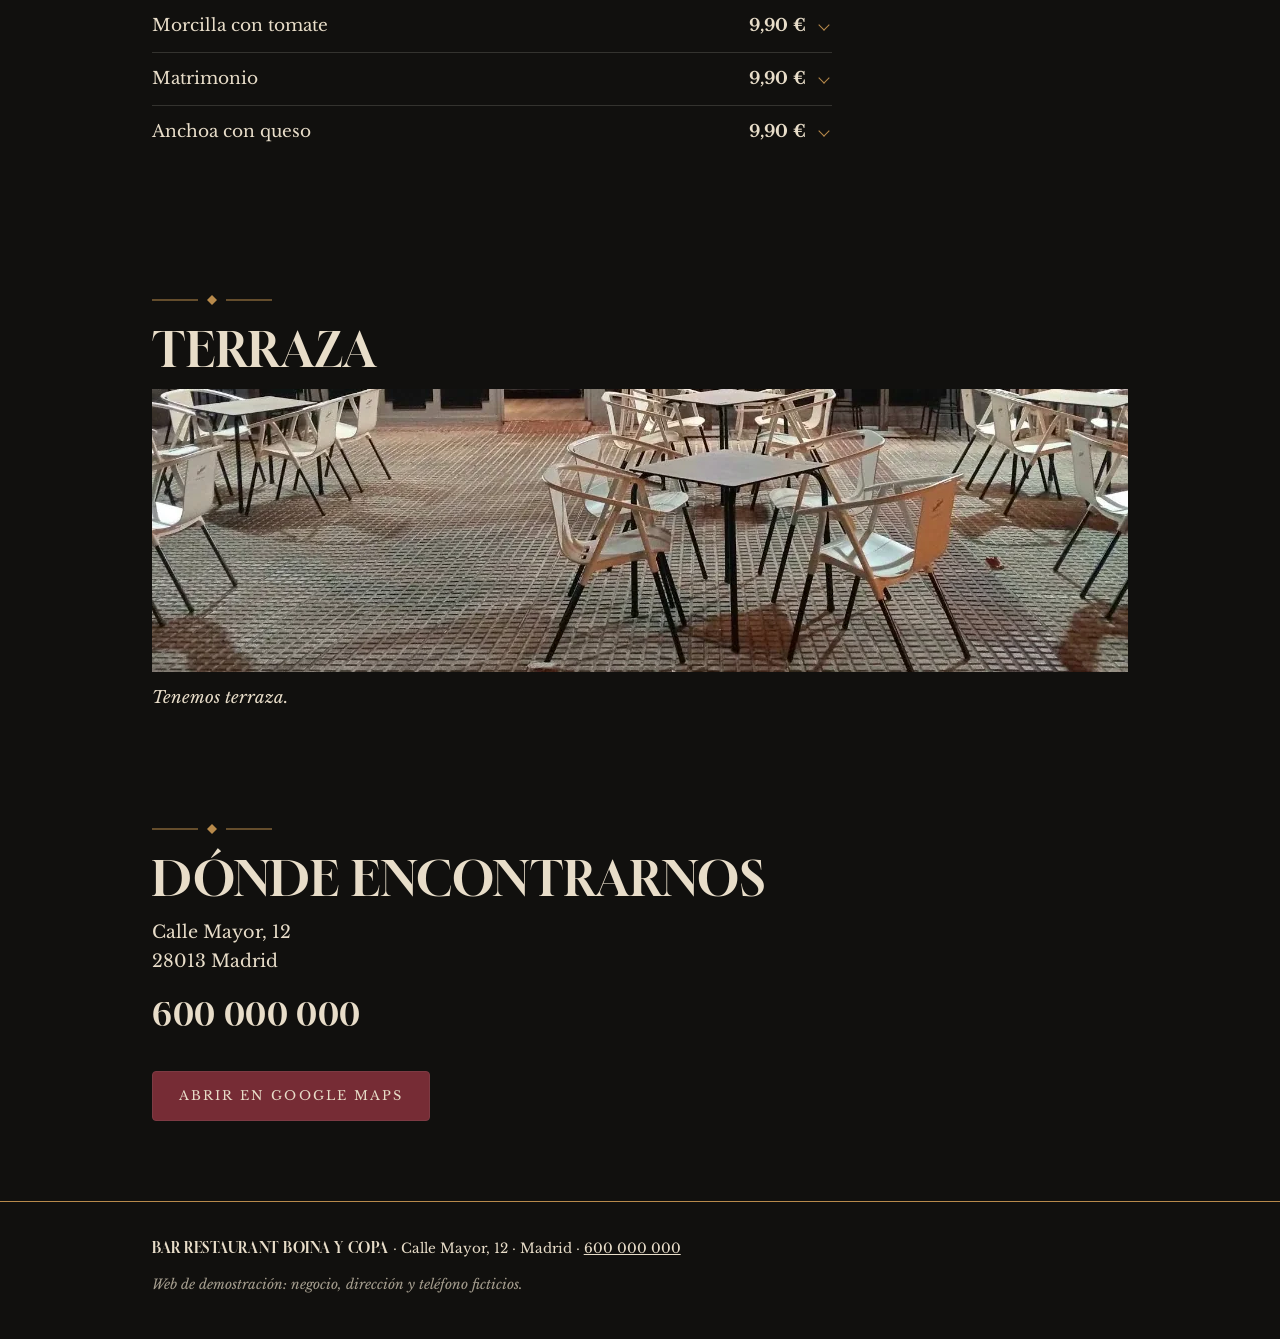
<file: boina-y-copa/index.html>
<!doctype html>
<html lang="es">
<head>
  <meta charset="utf-8">
  <meta name="viewport" content="width=device-width, initial-scale=1">
  <title>Bar Restaurant Boina y Copa · Madrid</title>
  <meta name="description" content="Bar restaurante en el centro de Madrid. Tostas, bocadillos, gambas, torreznos caseros y terraza. Carta, horario y teléfono: 600 000 000.">
  <meta name="theme-color" content="#11100e">
  <meta name="color-scheme" content="dark">
  <link rel="icon" href="data:image/svg+xml,%3Csvg xmlns='http://www.w3.org/2000/svg' viewBox='0 0 64 64'%3E%3Crect width='64' height='64' fill='%2311100e'/%3E%3Ctext x='32' y='47' font-family='Impact,sans-serif' font-size='44' text-anchor='middle' fill='%23b88a4b'%3EB%3C/text%3E%3C/svg%3E">

  <meta property="og:type" content="restaurant.restaurant">
  <meta property="og:locale" content="es_ES">
  <meta property="og:title" content="Bar Restaurant Boina y Copa · Madrid">
  <meta property="og:description" content="Tostas, bocadillos, gambas y torreznos caseros en el centro de la ciudad. Con terraza.">

  <link rel="preconnect" href="https://fonts.googleapis.com">
  <link rel="preconnect" href="https://fonts.gstatic.com" crossorigin>
  <link rel="stylesheet" href="https://fonts.googleapis.com/css2?family=Gloock&family=Libre+Baskerville:ital,wght@0,400;0,700;1,400&display=swap">
  <link rel="stylesheet" href="css/style.css?v=3">

  <script type="application/ld+json">
  {
    "@context": "https://schema.org",
    "@type": ["BarOrPub", "Restaurant"],
    "name": "Bar Restaurant Boina y Copa",
    "address": {
      "@type": "PostalAddress",
      "streetAddress": "Calle Mayor, 12",
      "postalCode": "28013",
      "addressLocality": "Madrid",
      "addressRegion": "Madrid",
      "addressCountry": "ES"
    },
    "telephone": "+34600000000",
    "priceRange": "10–20 €",
    "amenityFeature": { "@type": "LocationFeatureSpecification", "name": "Terraza", "value": true },
    "openingHoursSpecification": [
      { "@type": "OpeningHoursSpecification", "dayOfWeek": ["Monday", "Tuesday", "Wednesday", "Thursday"], "opens": "09:00", "closes": "23:59" },
      { "@type": "OpeningHoursSpecification", "dayOfWeek": "Friday", "opens": "09:00", "closes": "01:00" },
      { "@type": "OpeningHoursSpecification", "dayOfWeek": "Saturday", "opens": "10:00", "closes": "01:00" },
      { "@type": "OpeningHoursSpecification", "dayOfWeek": "Sunday", "opens": "10:00", "closes": "23:59" }
    ]
  }
  </script>
</head>
<body>
  <a class="skip" href="#contenido">Saltar al contenido</a>

  <header class="site-header" id="site-header">
    <nav class="nav" aria-label="Principal">
      <a class="nav__logo" href="#inicio" translate="no">Boina y Copa</a>
      <button class="nav__toggle" type="button" aria-expanded="false" aria-controls="nav-links">
        <span class="nav__bars" aria-hidden="true"></span><span>Menú</span>
      </button>
      <ul class="nav__links" id="nav-links">
        <li><a href="#inicio">Inicio</a></li>
        <li><a href="#horario">Horario</a></li>
        <li><a href="#especiales">Lo más pedido</a></li>
        <li><a href="#carta">Carta</a></li>
        <li><a href="#donde">Cómo llegar</a></li>
      </ul>
      <button class="nav__cta" type="button" data-open-reservar>Reserva tu mesa</button>
    </nav>
  </header>

  <section class="hero" id="inicio" aria-label="Portada">
    <img class="hero__bg" src="img/fotos/portada-tapa.webp" alt="" width="1672" height="941" fetchpriority="high">

    <div class="hero__body">
      <div class="crest" aria-hidden="true">
        <span class="crest__rule"></span>
        <img class="cap" src="img/boina.webp" alt="" width="363" height="235">
        <span class="crest__rule"></span>
      </div>
      <h1 class="hero__title" translate="no">Boina y Copa</h1>
      <p class="hero__kicker"><span>Bar Restaurant</span></p>
      <p class="hero__lead">Tapas, buena comida y el mejor ambiente en el corazón de la ciudad.</p>
      <a class="btn btn--primary" href="#carta">Descubre nuestra carta <span aria-hidden="true">→</span></a>
      <p class="open" role="status" data-open>
        <span class="open__dot" aria-hidden="true"></span>
        <span data-open-text>Abrimos a las 9 de lunes a viernes.</span>
      </p>
    </div>

    <div class="hero__orn" aria-hidden="true"><i></i><b></b><i></i></div>
  </section>

  <main id="contenido">
    <!-- HORARIO -->
    <section class="horario" id="horario" aria-labelledby="horario-h">
      <div class="wrap">
        <h2 id="horario-h" class="sec-title">Horario</h2>
        <p class="hours__status" data-open-line></p>
        <table class="hours">
          <caption class="sr">Horario semanal</caption>
          <tbody>
            <tr data-day="1"><th scope="row">Lunes</th><td>9:00 – 24:00</td></tr>
            <tr data-day="2"><th scope="row">Martes</th><td>9:00 – 24:00</td></tr>
            <tr data-day="3"><th scope="row">Miércoles</th><td>9:00 – 24:00</td></tr>
            <tr data-day="4"><th scope="row">Jueves</th><td>9:00 – 24:00</td></tr>
            <tr data-day="5"><th scope="row">Viernes</th><td>9:00 – 1:00</td></tr>
            <tr data-day="6"><th scope="row">Sábado</th><td>10:00 – 1:00</td></tr>
            <tr data-day="0"><th scope="row">Domingo</th><td>10:00 – 24:00</td></tr>
          </tbody>
        </table>
      </div>
    </section>

    <!-- LO MÁS PEDIDO -->
    <section class="top" id="especiales" aria-labelledby="top-h">
      <div class="wrap">
        <h2 id="top-h" class="sec-title">Lo más pedido</h2>
        <p class="lead">Lo que repiten los clientes: gambas, marisco, tapas y torreznos caseros.</p>

        <ul class="picks">
          <li class="pick">
            <div class="photo is-empty" data-foto="gambas">
              <div class="ph" role="img" aria-label="Plato: gambas"><svg viewBox="0 0 48 48" width="34" height="34" fill="none" stroke="currentColor" stroke-width="1.4" aria-hidden="true"><circle cx="24" cy="24" r="15"/><circle cx="24" cy="24" r="9"/><path d="M6 10v9a3 3 0 0 0 3 3v16M9 10v8M12 10v9a3 3 0 0 1-3 3M40 10c-3 2-4 6-4 10h4v18"/></svg></div>
            </div>
            <p><strong>Gambas</strong></p>
          </li>
          <li class="pick">
            <div class="photo is-empty" data-foto="torreznos">
              <div class="ph" role="img" aria-label="Plato: torreznos"><svg viewBox="0 0 48 48" width="34" height="34" fill="none" stroke="currentColor" stroke-width="1.4" aria-hidden="true"><circle cx="24" cy="24" r="15"/><circle cx="24" cy="24" r="9"/><path d="M6 10v9a3 3 0 0 0 3 3v16M9 10v8M12 10v9a3 3 0 0 1-3 3M40 10c-3 2-4 6-4 10h4v18"/></svg></div>
            </div>
            <p><strong>Torreznos caseros</strong></p>
          </li>
          <li class="pick">
            <div class="photo is-empty" data-foto="tortilla-boina">
              <div class="ph" role="img" aria-label="Plato: tortilla Boina"><svg viewBox="0 0 48 48" width="34" height="34" fill="none" stroke="currentColor" stroke-width="1.4" aria-hidden="true"><circle cx="24" cy="24" r="15"/><circle cx="24" cy="24" r="9"/><path d="M6 10v9a3 3 0 0 0 3 3v16M9 10v8M12 10v9a3 3 0 0 1-3 3M40 10c-3 2-4 6-4 10h4v18"/></svg></div>
            </div>
            <p><strong>Tortilla Boina</strong><span>Patata, York y queso.</span></p>
          </li>
        </ul>

        <aside class="feria deco" aria-labelledby="feria-h">
          <p class="feria__tag">Especialidad de la casa</p>
          <h3 id="feria-h">La tapa «Boina»</h3>
          <p>Nuestra tortilla de patatas rellena de York y queso. Se llama como el bar, y por algo será.</p>
        </aside>

        <p class="casera"><strong>Cocina casera:</strong> paella, ensaladilla y salmorejo. Los bizcochos y la bollería son propios.</p>

        <div class="especial-wrap">
          <h3 class="sub" id="especial-h">Especial de la casa</h3>
          <div id="especial-casa" class="especiales"></div>
        </div>
      </div>
    </section>

    <!-- CARTA -->
    <section class="carta" id="carta" aria-labelledby="carta-h">
      <div class="wrap">
        <h2 id="carta-h" class="sec-title">Nuestra carta</h2>
        <p class="note">Toca un plato para ver sus ingredientes.</p>
      </div>
      <div class="chips"><div class="chips__list" id="chips" role="tablist" aria-label="Categorías de la carta"></div></div>
      <div class="wrap menu" id="menu">
        <noscript><p class="note">Para ver la carta hace falta JavaScript. Llámanos al <a href="tel:+34600000000">600&nbsp;000&nbsp;000</a>.</p></noscript>
      </div>
    </section>

    <!-- TERRAZA -->
    <section class="terraza" id="terraza" aria-labelledby="terraza-h">
      <div class="wrap">
        <h2 id="terraza-h" class="sec-title">Terraza</h2>
        <div class="photo photo--wide" data-foto="terraza">
          <img src="img/fotos/terraza.webp" width="1215" height="283" alt="Terraza del bar" loading="lazy" onerror="this.parentNode.classList.add('is-empty')">
          <div class="ph ph--wide" role="img" aria-label="Terraza"><span>Terraza</span></div>
        </div>
        <p class="terraza__txt"><strong>Tenemos terraza.</strong></p>
      </div>
    </section>

    <!-- DÓNDE ENCONTRARNOS -->
    <section class="donde" id="donde" aria-labelledby="donde-h">
      <div class="wrap">
        <h2 id="donde-h" class="sec-title">Dónde encontrarnos</h2>
        <address>
          Calle Mayor, 12<br>
          28013 Madrid
        </address>
        <p class="phone"><a href="tel:+34600000000">600&nbsp;000&nbsp;000</a></p>
        <a class="btn btn--primary" href="https://www.google.com/maps/search/?api=1&amp;query=Calle+Mayor+12+Madrid" target="_blank" rel="noopener">Abrir en Google Maps</a>
      </div>
    </section>
  </main>

  <footer class="foot">
    <div class="wrap">
      <p><strong translate="no">Bar Restaurant Boina y Copa</strong> · Calle Mayor, 12 · Madrid · <a href="tel:+34600000000">600&nbsp;000&nbsp;000</a></p>
      <p class="foot__small">Web de demostración: negocio, dirección y teléfono ficticios.</p>
    </div>
  </footer>

  <!-- Barra fija inferior (móvil) -->
  <div class="dock">
    <button class="btn btn--primary" type="button" data-open-reservar>Reservar</button>
    <a class="btn" href="tel:+34600000000">Llamar</a>
  </div>

  <!-- Panel de reserva: dos vías reales, sin formulario falso -->
  <dialog class="reservar" id="reservar" aria-labelledby="reservar-h">
    <form method="dialog" class="reservar__box">
      <h2 id="reservar-h">Reservar mesa</h2>
      <p>Reservamos por teléfono o por WhatsApp.</p>
      <a class="btn btn--primary" href="tel:+34600000000">Llamar · 600&nbsp;000&nbsp;000</a>
      <a class="btn" id="reservar-wa" href="https://wa.me/34600000000" target="_blank" rel="noopener">Reservar por WhatsApp</a>
      <p class="reservar__hint">El mensaje sale escrito; solo falta rellenar personas, día y hora.</p>
      <button class="btn btn--ghost" value="cancel">Cerrar</button>
    </form>
  </dialog>

  <script src="js/carta.js?v=3"></script>
  <script src="js/main.js?v=3"></script>
<style>@media (max-width:860px){#pf-back{bottom:92px!important;left:12px!important;padding:9px 13px!important;font-size:12px!important}}</style><a href="../" id="pf-back" style="position:fixed;left:16px;bottom:16px;z-index:2147483000;display:inline-flex;align-items:center;gap:8px;padding:10px 16px;border-radius:999px;background:rgba(24,24,27,.92);color:#f4f1ea;font:600 13px/1 system-ui,-apple-system,'Segoe UI',sans-serif;text-decoration:none;box-shadow:0 8px 24px -8px rgba(0,0,0,.45);backdrop-filter:blur(6px)">&larr; Volver al portfolio</a>
</body>
</html>
</file>
<file: arvelo/_astro/index.B0xEiyu-.css>
@font-face{font-family:Schibsted Grotesk Variable;font-style:normal;font-display:swap;font-weight:400 900;src:url(./schibsted-grotesk-latin-ext-wght-normal.hsMS0n0O.woff2)format("woff2-variations");unicode-range:U+100-2BA,U+2BD-2C5,U+2C7-2CC,U+2CE-2D7,U+2DD-2FF,U+304,U+308,U+329,U+1D00-1DBF,U+1E00-1E9F,U+1EF2-1EFF,U+2020,U+20A0-20AB,U+20AD-20C0,U+2113,U+2C60-2C7F,U+A720-A7FF}@font-face{font-family:Schibsted Grotesk Variable;font-style:normal;font-display:swap;font-weight:400 900;src:url(./schibsted-grotesk-latin-wght-normal.Bb8VGrTG.woff2)format("woff2-variations");unicode-range:U+??,U+131,U+152-153,U+2BB-2BC,U+2C6,U+2DA,U+2DC,U+304,U+308,U+329,U+2000-206F,U+20AC,U+2122,U+2191,U+2193,U+2212,U+2215,U+FEFF,U+FFFD}@font-face{font-family:Hanken Grotesk Variable;font-style:normal;font-display:swap;font-weight:100 900;src:url([data-uri])format("woff2-variations");unicode-range:U+460-52F,U+1C80-1C8A,U+20B4,U+2DE0-2DFF,U+A640-A69F,U+FE2E-FE2F}@font-face{font-family:Hanken Grotesk Variable;font-style:normal;font-display:swap;font-weight:100 900;src:url(./hanken-grotesk-vietnamese-wght-normal.CHiFlh_0.woff2)format("woff2-variations");unicode-range:U+102-103,U+110-111,U+128-129,U+168-169,U+1A0-1A1,U+1AF-1B0,U+300-301,U+303-304,U+308-309,U+323,U+329,U+1EA0-1EF9,U+20AB}@font-face{font-family:Hanken Grotesk Variable;font-style:normal;font-display:swap;font-weight:100 900;src:url(./hanken-grotesk-latin-ext-wght-normal.Dg-wlmqe.woff2)format("woff2-variations");unicode-range:U+100-2BA,U+2BD-2C5,U+2C7-2CC,U+2CE-2D7,U+2DD-2FF,U+304,U+308,U+329,U+1D00-1DBF,U+1E00-1E9F,U+1EF2-1EFF,U+2020,U+20A0-20AB,U+20AD-20C0,U+2113,U+2C60-2C7F,U+A720-A7FF}@font-face{font-family:Hanken Grotesk Variable;font-style:normal;font-display:swap;font-weight:100 900;src:url(./hanken-grotesk-latin-wght-normal.CaVRRdDk.woff2)format("woff2-variations");unicode-range:U+??,U+131,U+152-153,U+2BB-2BC,U+2C6,U+2DA,U+2DC,U+304,U+308,U+329,U+2000-206F,U+20AC,U+2122,U+2191,U+2193,U+2212,U+2215,U+FEFF,U+FFFD}:root{color-scheme:light;--azul:#1a3a9c;--azul-osc:#132c7a;--tinta:#0d1a40;--suave:#4a5580;--gris:#f3f4f8;--linea:#cdd3e6;--marco:#0a1330;--titulos:"Schibsted Grotesk Variable", system-ui, sans-serif;--texto:"Hanken Grotesk Variable", system-ui, sans-serif;--max:1120px;--cab:64px}*,:before,:after{box-sizing:border-box}html{scroll-behavior:smooth;-webkit-text-size-adjust:100%;scrollbar-color:var(--azul) var(--gris);scroll-padding-top:72px}body{color:var(--tinta);font:400 1.0625rem/1.6 var(--texto);-webkit-font-smoothing:antialiased;background:#fff;margin:0}::selection{background:var(--azul);color:#fff}h1,h2,h3{font-family:var(--titulos);letter-spacing:-.02em;text-wrap:balance;margin:0;font-weight:700}h1{font-size:clamp(2.2rem,5.4vw,4rem);line-height:1.04}h2{font-size:clamp(1.7rem,3.4vw,2.5rem);line-height:1.1}h3{letter-spacing:-.01em;font-size:clamp(1.3rem,2.2vw,1.6rem);line-height:1.15}p{text-wrap:pretty;margin:0 0 1em}a{color:inherit;text-underline-offset:.2em}img,svg{max-width:100%}:focus-visible{outline:3px solid var(--azul);outline-offset:3px}.skip{background:var(--azul);color:#fff;z-index:100;padding:.7rem 1rem;font-weight:700;position:absolute;left:-999px}.skip:focus{top:8px;left:8px}.wrap{width:min(100% - 2.5rem, var(--max));margin-inline:auto}.btn{min-height:50px;font:600 1rem/1.2 var(--titulos);cursor:pointer;touch-action:manipulation;border:1.5px solid #0000;border-radius:3px;justify-content:center;align-items:center;gap:.6rem;padding:.75rem 1.5rem;text-decoration:none;transition:background-color .15s,color .15s,border-color .15s,transform .15s;display:inline-flex}.btn:hover{transform:translateY(-2px)}.btn:active{transform:none}.btn-azul{background:var(--azul);color:#fff}.btn-azul:hover{background:var(--azul-osc)}.btn-borde{border-color:var(--azul);color:var(--azul)}.btn-borde:hover{background:var(--azul);color:#fff}.btn-grande{min-height:56px;padding-inline:2rem;font-size:1.05rem}.acciones{flex-wrap:wrap;gap:.75rem;display:flex}.top{z-index:50;border-bottom:1px solid var(--linea);background:#fff;position:sticky;top:0}.top-in{min-height:var(--cab);justify-content:space-between;align-items:center;gap:1rem;display:flex}.marca{align-items:center;gap:.5rem;min-height:44px;text-decoration:none;display:inline-flex}.marca-n{font:800 1.45rem/1 var(--titulos);letter-spacing:-.03em;color:var(--azul)}.marca-s{font:500 .9rem/1 var(--texto);color:var(--suave)}.top nav ul{gap:2rem;margin:0;padding:0;list-style:none;display:none}.top nav a{background:linear-gradient(var(--azul), var(--azul)) 0 calc(100% - 4px) / 0 2px no-repeat;padding:.6rem 0;font-weight:500;text-decoration:none;transition:background-size .28s;display:inline-block}.top nav a:hover{background-size:100% 2px}.btn-corto{min-height:44px;padding:.4rem 1.1rem;font-size:.98rem}@media (width>=760px){.top nav ul{display:flex}}@media (width<=460px){.btn-corto span{display:none}.btn-corto{padding:.4rem .8rem}.marca-s{display:none}}.hero{background:#aeb1b4;align-items:center;min-height:min(84svh,760px);display:grid;position:relative;overflow:hidden}.hero-foto{position:absolute;inset:0}.hero-foto:after{content:"";background:#ffffff57;position:absolute;inset:0}.hero-foto img{object-fit:cover;object-position:50% 50%;width:100%;height:100%;display:block}.hero-in{z-index:1;text-align:center;padding-block:3.2rem 6.5rem;position:relative}.hero h1{max-width:14em;margin:0 auto 1.1rem}.lead{max-width:40ch;color:var(--tinta);margin:0 auto 1.6rem;font-size:1.15rem;line-height:1.55}.hero .acciones{justify-content:center}.btn-blanco{color:var(--azul);background:#fff;border-color:#fff}.btn-blanco:hover{background:var(--tinta);border-color:var(--tinta);color:#fff}@media (width<=539px){.acciones .btn{flex:100%}}@media (width>=900px){.hero-in{padding-block:4.5rem 7.5rem}.hero h1{font-size:clamp(3rem,5.2vw,4.4rem)}}.ficha{z-index:2;margin-top:-4.2rem;margin-bottom:3.5rem;position:relative}.rotulo{border:1.5px solid var(--azul);background:#fff;margin:0}.rotulo>div{border-top:1px solid var(--linea);grid-template-columns:6.2rem 1fr;gap:.8rem;padding:.8rem 1rem;display:grid}.rotulo>div:first-child{border-top:0}.rotulo>div[hidden]{display:none}.rotulo dt{color:var(--suave);padding-top:.12rem;font-size:.85rem}.rotulo dd{margin:0;font-size:1rem;line-height:1.45}.rotulo a{color:var(--azul);font-weight:700;text-decoration:none}.rotulo a:hover{text-decoration:underline}.horas{font-variant-numeric:tabular-nums;margin:0;padding:0;list-style:none}.horas span{font-weight:600;display:block}.horas li+li{margin-top:.35rem}.rotulo-estado dd{align-items:baseline;gap:.5rem;font-weight:600;display:flex}.rotulo-estado dd:before{content:"";border:2px solid var(--azul);border-radius:50%;flex:none;width:9px;height:9px;transform:translateY(-1px)}.rotulo-estado[data-abierto=si] dd:before{background:var(--azul)}@media (width>=900px){.ficha{margin-top:-5rem;margin-bottom:5rem}.rotulo{grid-template-columns:1.15fr .8fr 1.5fr 1.25fr;display:grid}.rotulo>div{border-top:0;border-left:1px solid var(--linea);padding:1.2rem 1.4rem;display:block}.rotulo>div:first-child{border-left:0}.rotulo dt{margin-bottom:.35rem;padding:0}.horas li{justify-content:space-between;gap:1rem;display:flex}.horas li+li{margin-top:.15rem}.horas span{display:inline}}.duo{background:var(--marco);position:relative;overflow:hidden}.duo img{object-fit:cover;object-position:var(--pos,50% 50%);width:100%;height:100%;display:block}.oferta{background:var(--tinta);color:#fff;padding:4.5rem 0 3rem}.oferta h2{color:#fff;margin-bottom:2rem}.visor{display:grid}.panel{margin-bottom:1rem}.panel-marco{border:1px solid #ffffff47;position:relative}.panel-pieza{aspect-ratio:16/10;margin-bottom:1rem;position:relative}.panel-pieza.duo{background:var(--marco)}.panel-ticks{display:none}.pasos{margin:0;padding:0;list-style:none}.paso{padding-block:1.6rem}.paso h3{color:#fff;font-size:clamp(1.7rem,6vw,2.5rem)}.paso p{color:#d3daf3;max-width:40ch;margin:.6rem 0 0;font-size:1.1rem}.paso-llamar{color:#fff;text-underline-offset:.3em;align-items:center;min-height:44px;margin-top:.6rem;font-weight:600;text-decoration:underline 1px;display:inline-flex}.paso-llamar:hover{text-decoration-thickness:2px}.panel-horario{background:var(--gris);color:var(--tinta);align-content:center;gap:1rem;padding:1.6rem;display:grid}.panel-titulo{font:700 1.25rem/1.2 var(--titulos);letter-spacing:-.01em;margin:0}.panel-horario ul{font-variant-numeric:tabular-nums;gap:.9rem;margin:0;padding:0;list-style:none;display:grid}.panel-horario li{border-top:1px solid var(--linea);gap:.1rem;padding-top:.8rem;display:grid}.panel-horario strong{font-weight:700}.panel-horario span{color:var(--suave)}.js .panel{top:var(--cab);z-index:3;background:var(--tinta);margin:0 0 .5rem;padding-block:.75rem .4rem;position:sticky}.js .panel-marco{height:34svh;min-height:210px;overflow:hidden}.js .panel-pieza{aspect-ratio:auto;opacity:0;margin:0;transition:opacity .55s;position:absolute;inset:0}.js .panel-pieza.activa{opacity:1}.js .panel-horario{gap:.5rem;padding:1.1rem 1.3rem}.js .panel-horario ul{gap:.4rem}.js .panel-horario li{grid-template-columns:1fr auto;align-items:baseline;padding-top:.4rem}.js .panel-ticks{gap:.5rem;margin-top:.5rem;display:flex}.js .panel-ticks button{cursor:pointer;background:0 0;border:0;flex:1;min-height:44px;padding:0;position:relative}.js .panel-ticks button:before{content:"";background:#ffffff47;height:3px;margin-top:-1.5px;transition:background-color .3s;position:absolute;top:50%;left:0;right:0}.js .panel-ticks button[aria-current=true]:before{background:#fff}.js .panel-ticks button:focus-visible{outline-offset:-3px;outline:3px solid #fff}.js .paso{color:#ffffff80;flex-direction:column;justify-content:center;min-height:36svh;transition:color .45s;display:flex}.js .paso h3,.js .paso p{color:inherit}.js .paso.activa{color:#fff}.js .paso.activa p{color:#d3daf3}.js .paso-llamar{color:inherit}@media (width>=900px){.oferta{padding:6.5rem 0 4rem}.visor{grid-template-columns:minmax(0,1fr) minmax(0,1fr);align-items:start;column-gap:6rem}.pasos{grid-area:1/1}.panel{grid-area:1/2;margin:0}.js .panel{top:calc(var(--cab) + 2rem);background:0 0;padding:0}.js .panel-marco{height:min(68svh,600px)}.js .paso{min-height:60svh}.js .panel-horario{gap:1.2rem;padding:2.2rem}.js .panel-horario ul{gap:1rem}.js .panel-horario li{padding-top:1rem}.paso h3{font-size:clamp(2.2rem,3.8vw,3.2rem)}.paso p{font-size:1.2rem}}.visita{background:var(--gris);padding:4.5rem 0 5rem}.visita-linea{color:var(--suave);margin:.6rem 0 1.8rem;font-size:1.1rem}.mapa{aspect-ratio:4/3;border:1.5px solid var(--azul);background:#fff}.mapa iframe{border:0;width:100%;height:100%;display:block}@media (width>=900px){.visita{padding:6rem 0 6.5rem}.mapa{aspect-ratio:21/8}}.pie{background:var(--tinta);color:#c9d0ee;padding:3.5rem 0 6.5rem;font-size:.98rem}.pie-datos{border-bottom:1px solid #ffffff2e;gap:1.8rem;padding-bottom:2.2rem;display:grid}.pie h2{font:600 .85rem/1.2 var(--texto);color:#98a2d0;letter-spacing:0;margin:0 0 .6rem}.pie p,.pie ul{margin:0;padding:0;list-style:none}.pie li+li{margin-top:.25rem}.pie strong{color:#fff;font-weight:600}.pie a{color:#fff;font-weight:600;text-decoration:none}.pie a:hover{text-decoration:underline}.pie-marca{font:800 1.5rem/1 var(--titulos);letter-spacing:-.03em;color:#fff;margin-bottom:.5rem}.pie-demo{color:#98a2d0;margin:1.4rem 0 0;font-size:.85rem}@media (width>=840px){.pie{padding-bottom:3rem}.pie-datos{grid-template-columns:1.1fr 1fr 1fr;gap:3rem}}.progreso{z-index:80;pointer-events:none;height:3px;position:fixed;inset:0 0 auto}.progreso span{background:var(--azul);height:100%;transform:scaleX(var(--p,0));transform-origin:0;display:block}.js .reveal{opacity:0;transition:opacity .7s,transform .7s;transform:translateY(14px)}.js .reveal.visible{opacity:1;transform:none}@media (prefers-reduced-motion:reduce){.js .reveal{transform:none}}.llamar-fijo{inset:auto 1rem calc(1rem + env(safe-area-inset-bottom)) 1rem;z-index:60;border-color:#ffffff73;transition:transform .25s;position:fixed}.js .llamar-fijo{transform:translateY(170%)}.js.hero-fuera .llamar-fijo{transform:none}@media (width>=840px){.llamar-fijo{display:none}}@media (prefers-reduced-motion:reduce){html{scroll-behavior:auto}}
</file>
<file: boina-y-copa/css/style.css>
:root {
  /* Paleta: negro carbón, pizarra, nogal, burdeos, dorado envejecido y marfil */
  --ink: #11100e;
  --ink-deep: #080807;
  --ink-2: #1b1d1e;
  --slate: #343638;
  --walnut: #49372b;
  --wine: #762c35;
  --wine-2: #7a3640;
  --gold: #b88a4b;
  --paper: #e8ddc9;
  --paper-dim: #a79f90;
  --line: #34332f;
  --line-strong: #716c62;
  --nav-h: 60px;
  --head: "Gloock", "Playfair Display", Georgia, serif;
  --body: "Libre Baskerville", Georgia, "Times New Roman", serif;
  --orn: url("data:image/svg+xml,%3Csvg xmlns='http://www.w3.org/2000/svg' viewBox='0 0 120 12'%3E%3Cpath d='M0 6h46M74 6h46' stroke='%23b88a4b' stroke-width='1'/%3E%3Cpath d='M60 1l5 5-5 5-5-5z' fill='%23b88a4b'/%3E%3C/svg%3E");
}

*, *::before, *::after { box-sizing: border-box; }
html { scroll-behavior: smooth; scroll-padding-top: calc(var(--nav-h) + 8px); -webkit-text-size-adjust: 100%; color-scheme: dark; }
body {
  margin: 0;
  padding-bottom: 84px; /* sitio para la barra fija del móvil */
  background: var(--ink);
  color: var(--paper);
  font-family: var(--body);
  font-size: 1rem;
  line-height: 1.65;
}
a { color: inherit; }
a, button, summary { touch-action: manipulation; -webkit-tap-highlight-color: rgba(184, 138, 75, .22); }
h1, h2, h3 { text-wrap: balance; }
.lead, .note, .hero__lead { text-wrap: pretty; }
img { max-width: 100%; display: block; }
.wrap { width: 100%; max-width: 1040px; margin: 0 auto; padding: 0 20px; }
.sr { position: absolute; width: 1px; height: 1px; overflow: hidden; clip: rect(0 0 0 0); white-space: nowrap; }
.skip { position: absolute; left: -999px; top: 0; background: var(--gold); color: var(--ink); padding: 12px 16px; z-index: 60; }
.skip:focus { left: 0; }
:focus-visible { outline: 2px solid var(--gold); outline-offset: 3px; }

/* Títulos: serif de imprenta, con el adorno de rombo y filetes de la portada */
.sec-title {
  font-family: var(--head);
  font-weight: 400;
  font-size: clamp(2.1rem, 8vw, 3rem);
  line-height: 1.05;
  text-transform: uppercase;
  letter-spacing: .02em;
  margin: 0 0 14px;
  color: var(--paper);
}
.sec-title::before {
  content: "";
  display: block;
  width: 120px; height: 12px;
  margin-bottom: 18px;
  background: var(--orn) left center / contain no-repeat;
}
.sub {
  font-family: var(--head); font-weight: 400; font-size: 1.5rem;
  text-transform: uppercase; letter-spacing: .04em;
  margin: 0 0 8px; color: var(--gold);
}
.lead { margin: 0 0 24px; max-width: 34em; font-style: italic; color: #d8cfbf; }
.note { color: var(--paper-dim); font-size: .88rem; margin: 0 0 20px; max-width: 36em; }

section { padding: 64px 0 24px; }

/* ---------- Portada ---------- */
.hero {
  position: relative;
  isolation: isolate;
  overflow: hidden;
  display: flex; flex-direction: column;
  border-bottom: 1px solid var(--gold);
  background: var(--ink);
}
/* Móvil: la tapa arriba (recorte de la mitad derecha de la foto) y el texto debajo */
.hero__bg {
  position: absolute; z-index: -1;
  top: var(--nav-h); left: 0;
  width: 100%; height: 100vw;
  object-fit: cover; object-position: 90% 50%;
  -webkit-mask-image: linear-gradient(to bottom, #000 70%, transparent 100%);
  mask-image: linear-gradient(to bottom, #000 70%, transparent 100%);
}

/* ---------- Cabecera fija ---------- */
.site-header {
  position: fixed; top: 0; left: 0; right: 0; z-index: 50;
  background: linear-gradient(to bottom, rgba(10, 10, 10, .72), transparent);
  border-bottom: 1px solid transparent;
  transition: background-color .2s, border-color .2s;
}
.site-header.is-solid, .site-header.is-open {
  background: var(--ink);
  border-bottom-color: rgba(184, 138, 75, .55);
}
.nav {
  position: relative;
  display: flex; align-items: center; justify-content: space-between; gap: 16px;
  height: var(--nav-h);
  padding: 0 20px;
}
.nav__logo {
  font-family: var(--head); font-size: 1.45rem; line-height: 1;
  letter-spacing: .03em; word-spacing: .2em; white-space: nowrap;
  text-transform: uppercase; text-decoration: none;
  display: inline-flex; align-items: center; min-height: 44px;
}
.nav__toggle {
  display: inline-flex; align-items: center; gap: 10px;
  min-height: 44px; padding: 0 14px;
  font: inherit; font-size: .72rem; letter-spacing: .16em; text-transform: uppercase;
  color: var(--paper); background: rgba(20, 21, 21, .5);
  border: 1px solid var(--gold); border-radius: 4px; cursor: pointer;
}
.nav__bars, .nav__bars::before, .nav__bars::after {
  display: block; width: 18px; height: 2px; background: var(--gold); border-radius: 1px;
}
.nav__bars { position: relative; }
.nav__bars::before, .nav__bars::after { content: ""; position: absolute; left: 0; transition: transform .2s, top .2s; }
.nav__bars::before { top: -6px; }
.nav__bars::after { top: 6px; }
.site-header.is-open .nav__bars { background: transparent; }
.site-header.is-open .nav__bars::before { top: 0; transform: rotate(45deg); }
.site-header.is-open .nav__bars::after { top: 0; transform: rotate(-45deg); }

/* Móvil: el menú es un desplegable bajo la cabecera */
.nav__links {
  display: none;
  position: absolute; top: 100%; left: 0; right: 0;
  list-style: none; margin: 0; padding: 4px 20px 12px;
  background: var(--ink);
  border-bottom: 1px solid rgba(184, 138, 75, .55);
}
.site-header.is-open .nav__links { display: block; }
.nav__links li + li { border-top: 1px solid var(--line); }
.nav__links a {
  display: flex; align-items: center; min-height: 52px;
  font-size: .85rem; letter-spacing: .16em; text-transform: uppercase;
  text-decoration: none;
}
.nav__links a:hover, .nav__links a[aria-current] { color: var(--gold); }
.nav__cta { display: none; }

.hero__body {
  margin-top: calc(var(--nav-h) + 84vw);
  padding: 0 20px 56px;
  text-align: center;
  display: flex; flex-direction: column; align-items: center;
}
.crest { display: flex; align-items: center; gap: 14px; width: 100%; max-width: 400px; margin-bottom: 14px; }
.crest__rule { flex: 1; height: 1px; background: var(--gold); opacity: .75; }
.cap { width: 60px; height: auto; flex: none; }

.hero__title {
  margin: 0; line-height: .95;
  font-family: var(--head); font-weight: 400; color: var(--paper);
  font-size: clamp(2.4rem, 11.5vw, 4.6rem);
  letter-spacing: .02em; text-transform: uppercase; white-space: nowrap;
}
.hero__kicker {
  display: flex; align-items: center; gap: 16px; width: 100%; max-width: 420px;
  margin: 14px 0 20px;
  color: var(--gold);
  font-size: .85rem; letter-spacing: .5em; text-transform: uppercase;
}
.hero__kicker::before, .hero__kicker::after { content: ""; flex: 1; height: 1px; background: var(--gold); opacity: .7; }
.hero__kicker span { white-space: nowrap; margin-right: -.5em; }
.hero__lead {
  margin: 0 0 28px; max-width: 22em;
  font-size: 1.15rem; font-style: italic; line-height: 1.55;
  color: var(--paper);
}
.open {
  display: inline-flex; align-items: center; gap: 10px;
  margin: 22px 0 0;
  font-size: .82rem; letter-spacing: .06em; color: var(--paper-dim);
}
.open__dot { width: 9px; height: 9px; border-radius: 50%; background: var(--paper-dim); flex: none; }
.open.is-open .open__dot { background: #6ec27a; }
.open.is-closed .open__dot { background: #e0705c; }

.hero__orn { display: none; }

/* ---------- Botones ---------- */
.actions { display: flex; flex-wrap: wrap; gap: 12px; }
.btn {
  display: inline-flex; align-items: center; justify-content: center; gap: 12px;
  min-height: 50px;
  padding: 0 26px;
  font-family: var(--body); font-size: .8rem; font-weight: 400;
  letter-spacing: .16em; text-transform: uppercase;
  text-decoration: none;
  color: var(--paper);
  background: none;
  border: 1px solid var(--gold);
  border-radius: 4px;
  cursor: pointer;
  transition: background .15s, color .15s, border-color .15s;
}
.btn:hover { background: var(--gold); color: var(--ink); }
.btn--primary { background: var(--wine); border-color: #7d3a43; }
.btn--primary:hover { background: var(--gold); border-color: var(--gold); color: var(--ink); }
.btn--ghost { border-color: var(--line-strong); color: var(--paper-dim); }
.btn--ghost:hover { border-color: var(--gold); }

/* ---------- Horario ---------- */
.hours__status {
  display: inline-flex; align-items: center; gap: 10px;
  margin: 0 0 14px; font-size: .92rem;
}
.hours__status::before { content: ""; width: 10px; height: 10px; border-radius: 50%; background: var(--paper-dim); }
.hours__status.is-open::before { background: #6ec27a; }
.hours__status.is-closed::before { background: #e0705c; }
.hours { width: 100%; max-width: 460px; border-collapse: collapse; margin-bottom: 8px; }
.hours th, .hours td { text-align: left; padding: 12px 0; border-bottom: 1px solid var(--line); font-weight: 400; }
.hours td { text-align: right; font-variant-numeric: tabular-nums; }
.hours tr.is-today th, .hours tr.is-today td { color: var(--gold); font-weight: 700; }
.today-tag {
  display: inline-block; margin-left: 6px; padding: 1px 7px;
  background: var(--gold); color: var(--ink);
  font-size: .66rem; letter-spacing: .12em; text-transform: uppercase; vertical-align: 2px; font-weight: 400;
}

/* ---------- Marco art déco (solo en los bloques destacados) ---------- */
.deco { position: relative; padding: 26px 24px; }
.deco::before, .deco::after { content: ""; position: absolute; pointer-events: none; background-repeat: no-repeat; }
.deco::before {
  inset: 0;
  --c: var(--gold);
  background-image:
    linear-gradient(var(--c), var(--c)), linear-gradient(var(--c), var(--c)),
    linear-gradient(var(--c), var(--c)), linear-gradient(var(--c), var(--c)),
    linear-gradient(var(--c), var(--c)), linear-gradient(var(--c), var(--c)),
    linear-gradient(var(--c), var(--c)), linear-gradient(var(--c), var(--c));
  background-position: 0 0, 0 0, 100% 0, 100% 0, 0 100%, 0 100%, 100% 100%, 100% 100%;
  background-size: 24px 1px, 1px 24px, 24px 1px, 1px 24px, 24px 1px, 1px 24px, 24px 1px, 1px 24px;
}
.deco::after {
  inset: 7px;
  --c: rgba(184, 138, 75, .5);
  background-image:
    linear-gradient(var(--c), var(--c)), linear-gradient(var(--c), var(--c)),
    linear-gradient(var(--c), var(--c)), linear-gradient(var(--c), var(--c)),
    linear-gradient(var(--c), var(--c)), linear-gradient(var(--c), var(--c)),
    linear-gradient(var(--c), var(--c)), linear-gradient(var(--c), var(--c));
  background-position: 0 0, 0 0, 100% 0, 100% 0, 0 100%, 0 100%, 100% 100%, 100% 100%;
  background-size: 12px 1px, 1px 12px, 12px 1px, 1px 12px, 12px 1px, 1px 12px, 12px 1px, 1px 12px;
}

/* ---------- Fotos y huecos ---------- */
.photo img { width: 100%; aspect-ratio: 1; object-fit: cover; }
.photo--wide img { aspect-ratio: 1215 / 283; }
.photo.is-empty img { display: none; }
.photo:not(.is-empty) .ph { display: none; }
.ph {
  aspect-ratio: 1;
  display: grid; place-items: center; text-align: center;
  padding: 8px;
  border: 1px dashed var(--paper-dim);
  background: var(--ink-2);
  color: var(--paper-dim);
  font-size: .7rem; letter-spacing: .1em; text-transform: uppercase;
}
.ph--wide { aspect-ratio: 16 / 9; font-size: .85rem; }

/* ---------- Lo más pedido ---------- */
.top {
  margin-top: 40px; padding-bottom: 56px;
  background: linear-gradient(180deg, rgba(73, 55, 43, .22), transparent 70%), var(--ink-2);
  border-top: 1px solid var(--line); border-bottom: 1px solid var(--line);
}
.picks { list-style: none; margin: 0 0 32px; padding: 0; display: grid; gap: 0; }
.pick { display: flex; align-items: center; gap: 16px; padding: 12px 0; border-bottom: 1px solid var(--line); }
.pick .photo { flex: none; width: 88px; }
.pick .ph { font-size: .6rem; letter-spacing: .06em; padding: 4px; overflow-wrap: anywhere; }
.pick p { margin: 0; display: grid; }
.pick strong { font-family: var(--head); font-weight: 400; font-size: 1.4rem; text-transform: uppercase; letter-spacing: .03em; }
.pick p span { color: var(--paper-dim); font-size: .88rem; font-style: italic; }
.feria { margin-bottom: 20px; background: rgba(103, 43, 50, .3); }
.feria__tag { margin: 0 0 6px; color: var(--gold); font-size: .72rem; letter-spacing: .16em; text-transform: uppercase; }
.feria h3 { font-family: var(--head); font-weight: 400; font-size: 2rem; text-transform: uppercase; margin: 0 0 6px; }
.feria p:last-child { margin: 0; }
.casera { margin: 0 0 36px; max-width: 34em; }
.casera strong { color: var(--gold); font-weight: 400; font-style: italic; }
.especial { padding: 20px 22px; background: rgba(230, 221, 206, .04); }
.especial__name { margin: 0 0 2px; font-family: var(--head); font-size: 1.35rem; text-transform: uppercase; letter-spacing: .03em; }
.especial.is-pending .especial__name { color: var(--paper-dim); }
.especial__desc { margin: 0; color: var(--paper-dim); font-size: .88rem; font-style: italic; }
.especial__price { margin: 8px 0 0; font-weight: 700; }

/* ---------- Carta con pestañas ---------- */
.chips {
  position: sticky; top: var(--nav-h); z-index: 20;
  background: var(--ink);
  border-top: 1px solid var(--line);
  border-bottom: 1px solid var(--line);
}
.chips__list {
  margin: 0 auto; padding: 8px 20px;
  max-width: 1040px;
  display: flex; gap: 8px;
  overflow-x: auto;
  scrollbar-width: none;
}
.chips__list::-webkit-scrollbar { display: none; }
.tab {
  flex: none;
  min-height: 44px; padding: 0 16px;
  font: inherit; font-size: .74rem; letter-spacing: .14em; text-transform: uppercase;
  color: var(--paper); background: none;
  border: 1px solid var(--line-strong);
  border-radius: 4px;
  cursor: pointer;
}
.tab:hover { border-color: var(--gold); }
.tab[aria-selected="true"] { background: var(--wine); border-color: var(--gold); }

.menu { padding-top: 28px; }
.cat { max-width: 680px; }
.cat[hidden] { display: none; }
.cat h3 {
  font-family: var(--head); font-weight: 400; font-size: 1.9rem;
  text-transform: uppercase; letter-spacing: .04em;
  color: var(--gold); margin: 0 0 6px;
}
.dishes { list-style: none; margin: 0; padding: 0; }
.item { border-bottom: 1px solid var(--line); }
.item:last-child { border-bottom: 0; }
.dish-btn {
  scroll-margin-top: calc(var(--nav-h) + 64px);
  display: flex; align-items: center; gap: 12px;
  width: 100%; min-height: 52px; padding: 10px 0;
  background: none; border: 0; color: inherit;
  font: inherit; text-align: left; cursor: pointer;
}
.dish-btn:hover .dish { color: var(--gold); }
.dish { flex: 1; }
.price { font-weight: 700; font-variant-numeric: lining-nums tabular-nums; white-space: nowrap; }
.chev {
  flex: none; width: 8px; height: 8px; margin: 0 4px 3px 2px;
  border-right: 1px solid var(--gold); border-bottom: 1px solid var(--gold);
  transform: rotate(45deg);
  transition: transform .2s ease;
}
.dish-btn[aria-expanded="true"] .chev { transform: rotate(-135deg) translate(-2px, -2px); }
.dish-panel { padding: 2px 0 14px; font-size: .9rem; }
.dish-panel[hidden] { display: none; }
.dish-panel p { margin: 0 0 4px; }
.dish-panel__lbl { color: var(--gold); font-size: .68rem; letter-spacing: .16em; text-transform: uppercase; }
.dish-panel__pend { color: var(--paper-dim); font-size: .82rem; font-style: italic; }
.gap {
  margin: 14px 0 0; padding: 12px 14px;
  border: 1px dashed var(--paper-dim); color: var(--paper-dim); font-size: .85rem; font-style: italic;
}

/* ---------- Terraza ---------- */
.terraza__txt { margin: 12px 0 0; font-size: 1.05rem; font-style: italic; }
.terraza__txt strong { font-weight: 400; }

/* ---------- Dónde encontrarnos ---------- */
address { font-style: normal; font-size: 1.1rem; margin-bottom: 6px; }
.phone { margin: 0 0 24px; font-family: var(--head); font-size: 2rem; letter-spacing: .02em; }
.phone a { display: inline-block; padding: 6px 0; text-decoration: none; }
.rating { margin: 22px 0 0; font-size: .92rem; color: var(--paper-dim); font-style: italic; }
.rating a { display: inline-block; padding: 8px 0; color: var(--paper); }

.foot { margin-top: 56px; padding: 28px 0 36px; border-top: 1px solid var(--gold); font-size: .85rem; }
.foot p { margin: 0 0 6px; }
.foot a { display: inline-block; padding: 8px 0; }
.foot strong { font-weight: 400; font-family: var(--head); letter-spacing: .04em; text-transform: uppercase; }
.foot__small { color: var(--paper-dim); font-style: italic; }

/* ---------- Barra fija inferior (móvil) ---------- */
.dock {
  position: fixed; left: 0; right: 0; bottom: 0; z-index: 40;
  display: flex; gap: 10px;
  padding: 10px 16px calc(10px + env(safe-area-inset-bottom));
  background: var(--ink);
  border-top: 1px solid var(--gold);
}
.dock .btn { flex: 1; padding: 0 12px; }

/* ---------- Panel de reservas ---------- */
.reservar {
  width: calc(100% - 32px); max-width: 380px;
  padding: 0; border: 1px solid var(--gold);
  background: var(--ink-2); color: var(--paper);
}
.reservar { overscroll-behavior: contain; }
.reservar::backdrop { background: rgba(0, 0, 0, .75); }
.reservar__box { display: grid; gap: 12px; padding: 24px; }
.reservar h2 { margin: 0; font-family: var(--head); font-weight: 400; font-size: 2.1rem; text-transform: uppercase; color: var(--gold); line-height: 1; }
.reservar p { margin: 0; }
.reservar__hint { color: var(--paper-dim); font-size: .82rem; font-style: italic; }

/* ---------- Pantallas anchas ---------- */
@media (min-width: 900px) {
  body { padding-bottom: 0; font-size: 1.0625rem; }
  .dock { display: none; }
  .wrap { padding: 0 32px; }
  .chips__list { padding: 8px 32px; }
  section { padding-top: 88px; }

  /* La portada reproduce la imagen de referencia: misma proporción y todo escala con el ancho */
  .hero { height: clamp(600px, 56.28vw, max(100svh, 700px)); }
  .hero__bg {
    top: 0; width: 100%; height: 100%;
    object-fit: cover; object-position: 70% 50%;
    -webkit-mask-image: none; mask-image: none;
  }
  /* Velo oscuro solo en la mitad del texto, para que se lea sin tapar el plato */
  .hero::after {
    content: ""; position: absolute; inset: 0; z-index: -1; pointer-events: none;
    background: linear-gradient(to right, rgba(8, 8, 7, .55) 0, rgba(8, 8, 7, .3) 38%, rgba(8, 8, 7, 0) 58%);
  }
  :root { --nav-h: clamp(60px, 4.3vw, 88px); }
  .nav { padding: 0 4.6vw; }
  .nav__logo { font-size: clamp(1.2rem, 2.2vw, 3.2rem); }
  .nav__toggle { display: none; }
  .nav__links {
    display: flex; position: static; padding: 0; background: none; border: 0;
    gap: clamp(12px, 2.4vw, 56px);
  }
  .nav__links li + li { border: 0; }
  .nav__links a {
    min-height: 0; padding: 8px 0; white-space: nowrap;
    font-size: clamp(.72rem, .95vw, 1.15rem);
    border-bottom: 1px solid transparent;
  }
  .nav__links a:hover, .nav__links a[aria-current] { border-bottom-color: var(--gold); }
  .nav__cta {
    display: inline-flex; align-items: center; white-space: nowrap;
    min-height: clamp(44px, 2.8vw, 64px); padding: 0 1.7vw; font: inherit; font-size: clamp(.7rem, .88vw, 1.05rem);
    letter-spacing: .14em; text-transform: uppercase;
    color: var(--gold); background: rgba(20, 21, 21, .45);
    border: 1px solid var(--gold); border-radius: 4px; cursor: pointer;
    transition: background-color .15s, color .15s;
  }
  .nav__cta:hover { background: var(--gold); color: var(--ink); }

  .hero__body {
    position: absolute; left: 28.1vw; top: 54.4%;
    transform: translate(-50%, -50%);
    width: 40vw;
    margin: 0; padding: 0;
  }
  .crest { max-width: 36.2vw; gap: 1.2vw; margin-bottom: 1.1vw; }
  .cap { width: clamp(54px, 5.4vw, 120px); }
  .hero__title { font-size: 5vw; }
  .hero__kicker { max-width: 37.7vw; margin: 1.5vw 0 1.4vw; font-size: clamp(.78rem, 1.15vw, 1.4rem); gap: 1.2vw; }
  .hero__lead { max-width: 20em; margin-bottom: 2.4vw; font-size: clamp(1.05rem, 1.55vw, 1.9rem); }
  .hero .btn--primary { min-height: clamp(48px, 3.8vw, 84px); padding: 0 2.6vw; font-size: clamp(.72rem, 1vw, 1.2rem); }
  .open { margin-top: 1.3vw; font-size: clamp(.75rem, .9vw, 1.05rem); }

  .hero__orn {
    display: flex; align-items: center; gap: 14px;
    position: absolute; left: 49.6%; bottom: 5.2%; transform: translateX(-50%);
    width: 16.5vw;
  }
  .hero__orn i { flex: 1; height: 1px; background: var(--gold); opacity: .7; }
  .hero__orn b { width: .8vw; height: .8vw; min-width: 8px; min-height: 8px; background: var(--gold); transform: rotate(45deg); }

  .picks { grid-template-columns: repeat(3, 1fr); gap: 24px; }
  .pick { flex-direction: column; align-items: stretch; border-bottom: 0; padding: 0; }
  .pick .photo { width: 100%; }
  .pick .ph { font-size: .7rem; letter-spacing: .1em; padding: 8px; }
}

@media (prefers-reduced-motion: reduce) {
  html { scroll-behavior: auto; }
  .btn, .chev, .nav__cta, .nav__bars::before, .nav__bars::after, .site-header { transition: none; }
}

/* Huecos sin foto: aspecto de ilustración, no de borrador */
.ph{border-style:solid!important;border-color:rgba(184,138,75,.35)!important;background:radial-gradient(circle at 50% 40%,rgba(184,138,75,.12),transparent 70%)!important;color:#b88a4b!important}
</file>
